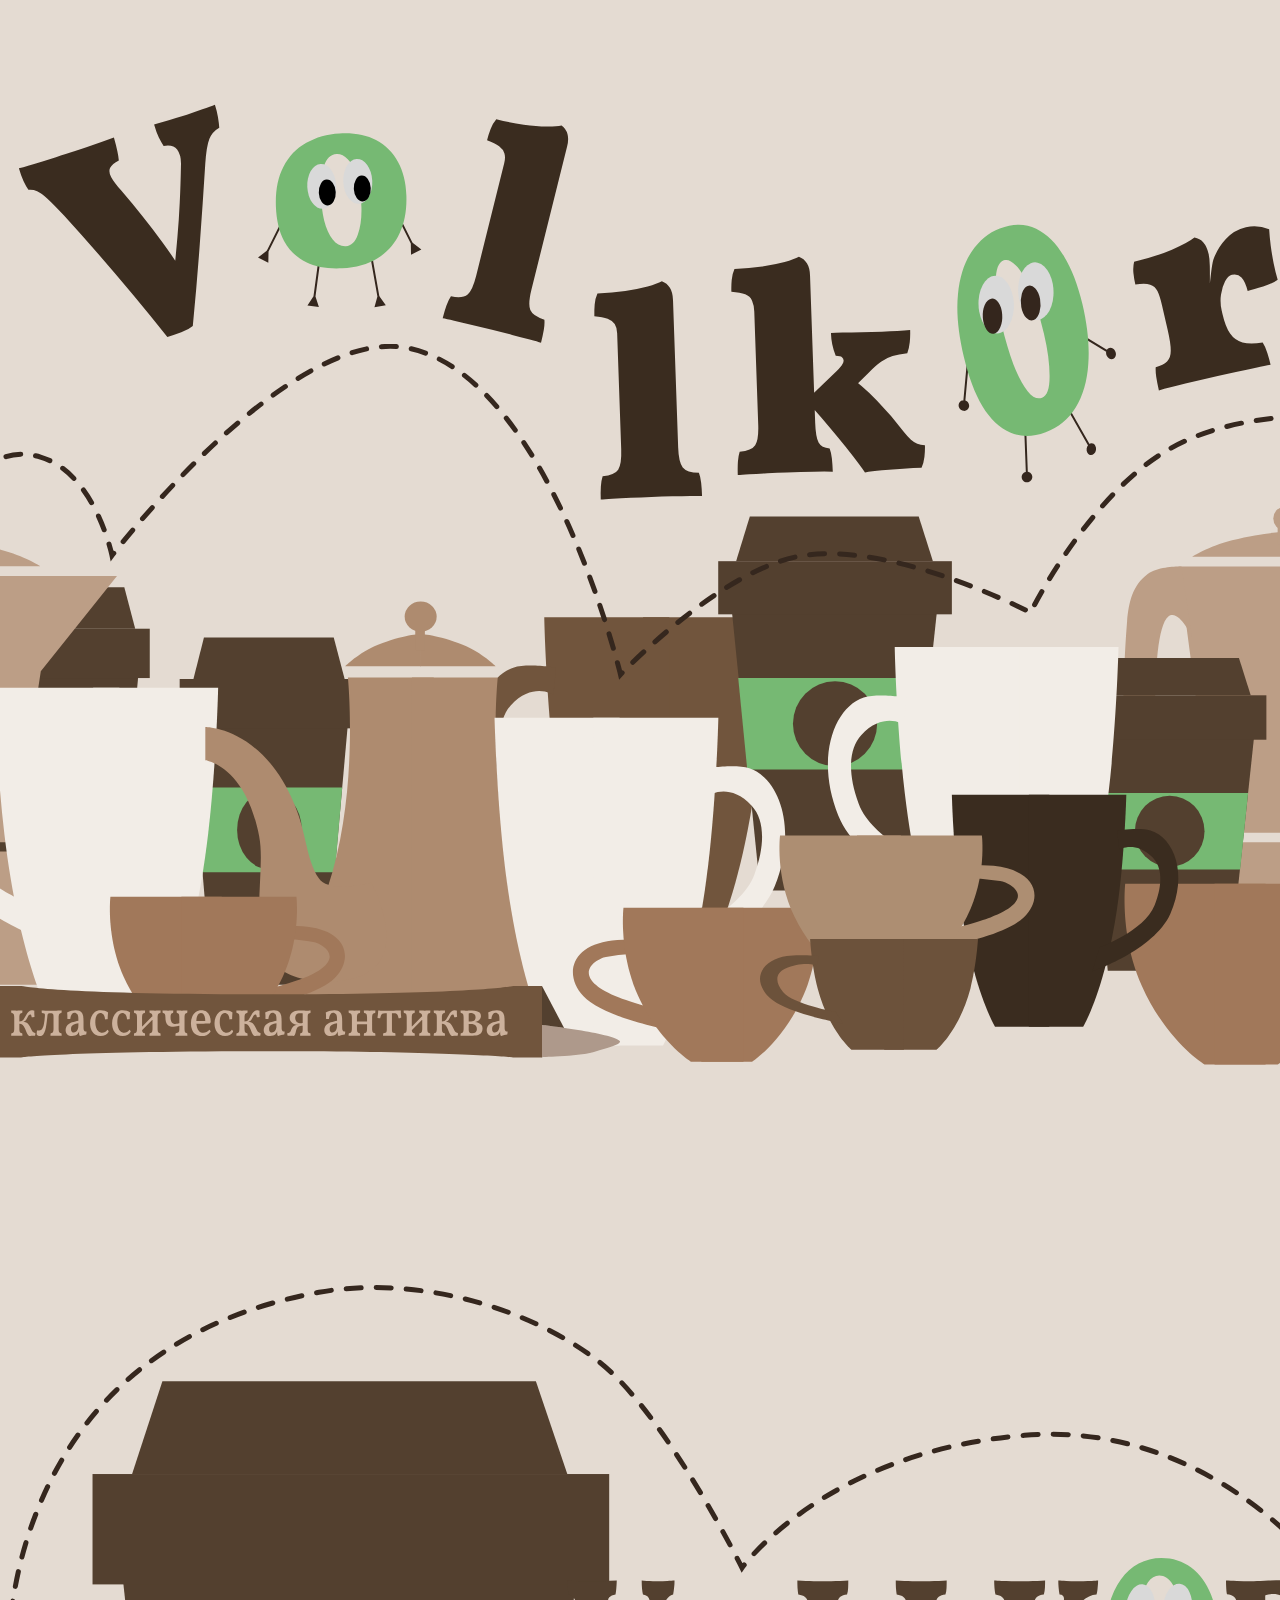
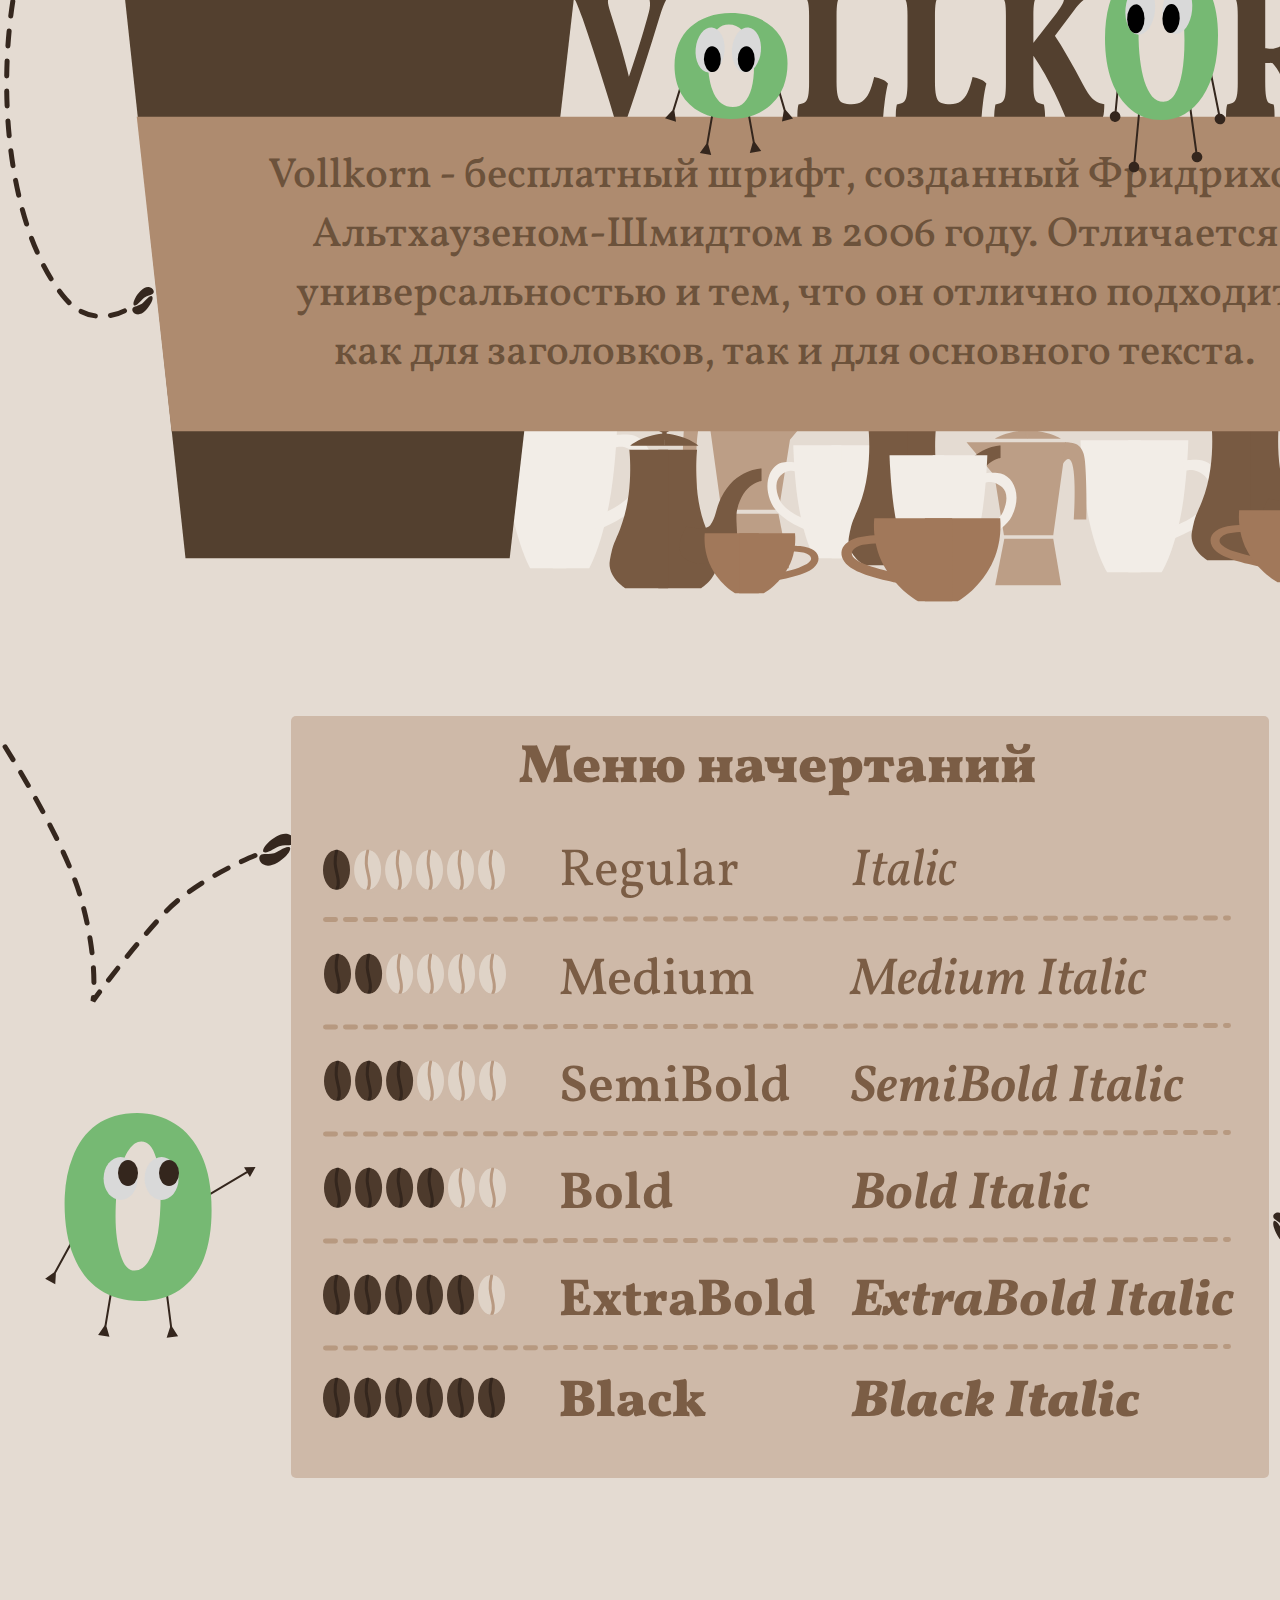
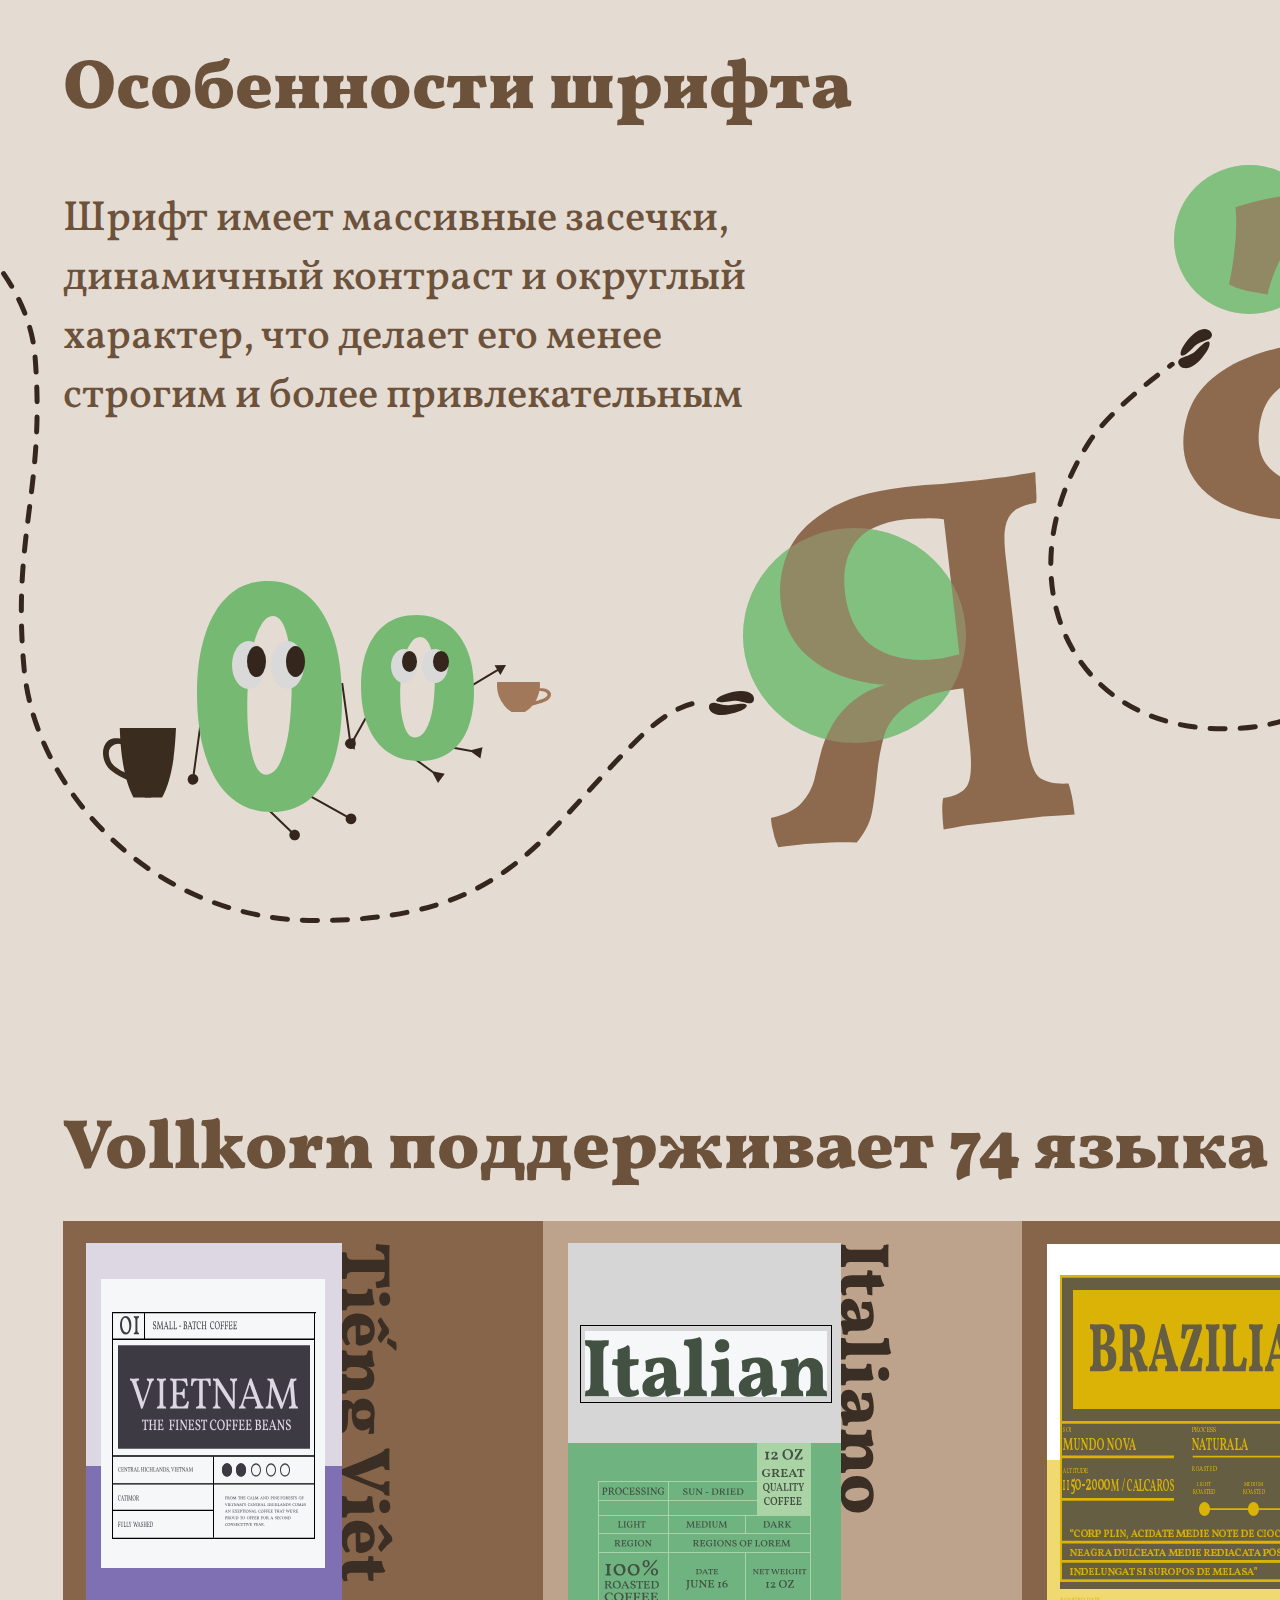
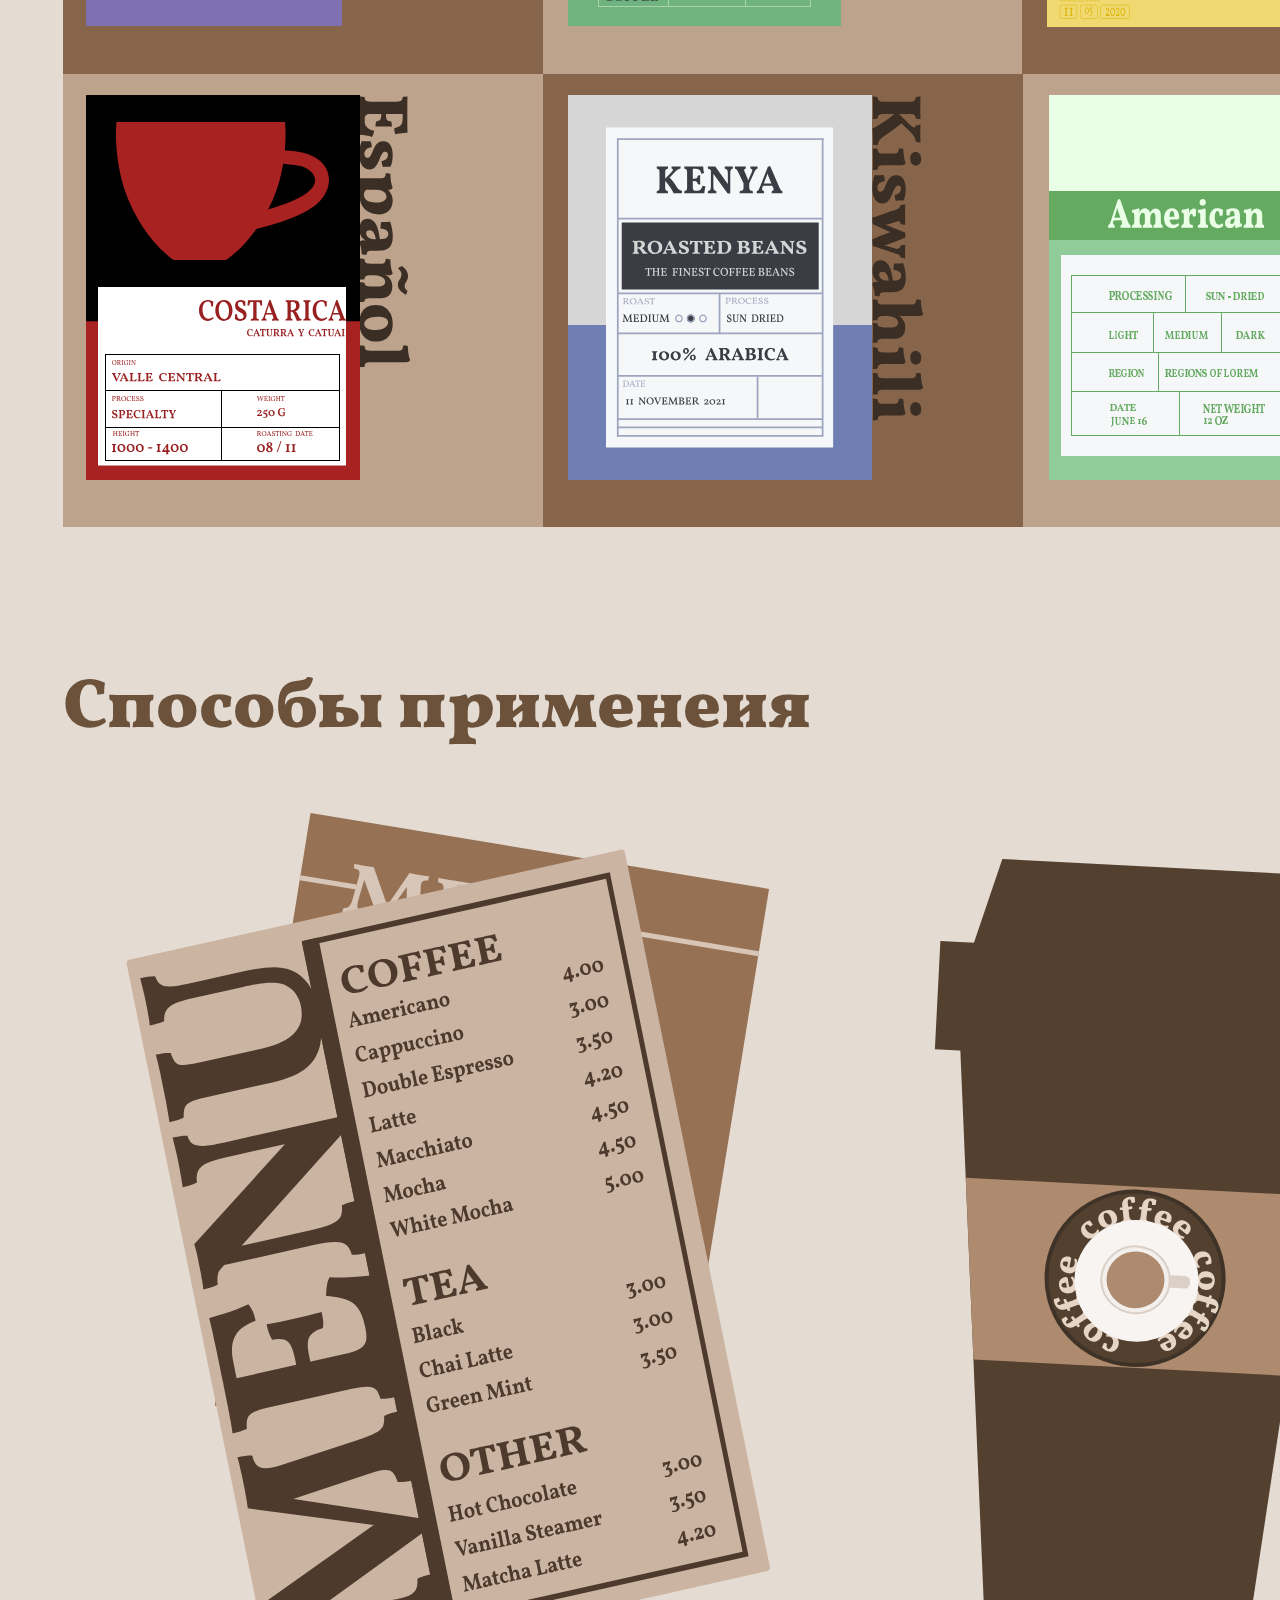
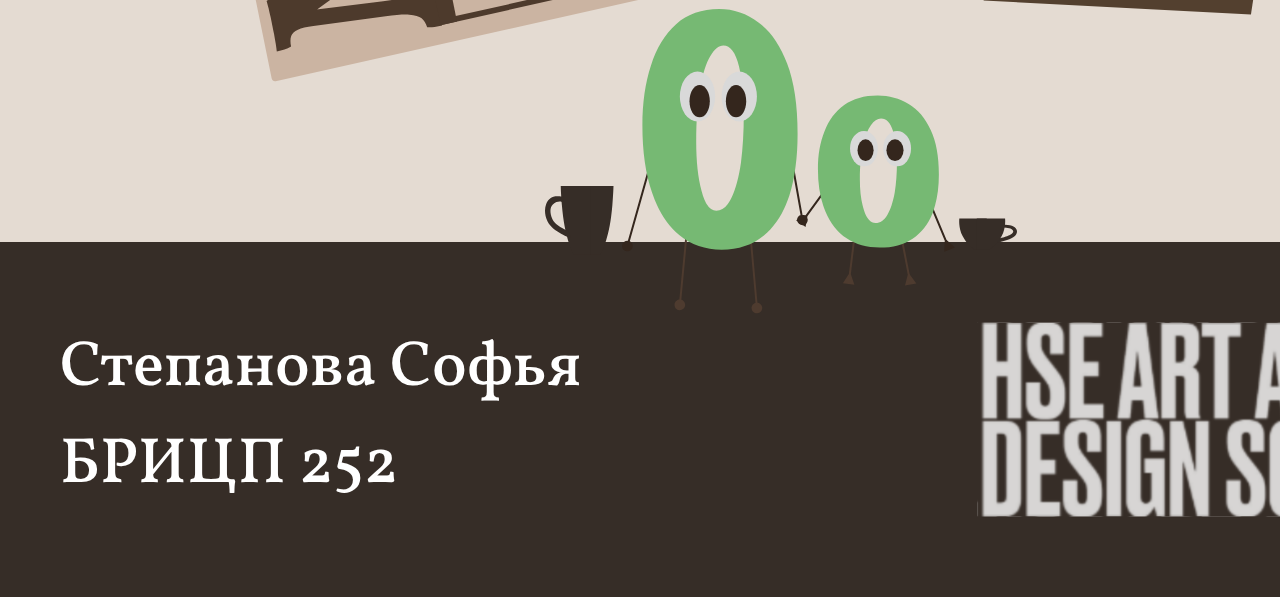
<file: index.html>
<!DOCTYPE html>
<html lang="en">
<head>
    <meta charset="UTF-8">
    <meta name="viewport" content="width=device-width, initial-scale=1.0">
    <title>Vollkorn</title>
    <link rel="stylesheet" href="CSS/style.css">
    <link rel="icon" href="assets & font/favicon.svg">
</head>
<body>
    <section class="slide1">
        <div class="V">V</div>
        <div class="littleO1"><img src="assets & font/Group 126.svg" alt=""></div>
        <div class="l">l</div>
        <div class="ll">l</div>
        <div class="k">k</div>
        <div class="bigO1"><img src="assets & font/Group 128.svg" alt=""></div>
        <div class="r">r</div>
        <div class="n">n</div>
        <img src="assets & font/Group 115.svg" class="cups">
        <div class="line1"><img src="assets & font/Line 74.svg" alt=""></div>
    </section>
    <section class="slide2">
        <div class="bigpic"><img src="assets & font/Group 171.svg" alt=""></div>
        <div class="t1">Vollkorn - бесплатный шрифт, созданный Фридрихом Альтхаузеном-Шмидтом в 2006 году. Отличается универсальностью и тем, что он отлично подходит <br> как для заголовков, так и для основного текста. 
        </div>
        <div class="littleO2"><img src="assets & font/Group 172.svg" alt=""></div>
        <div class="bigO2"><img src="assets & font/Group 173.svg" alt=""></div>
    </section>
    <section class="slide3">
        <div class="name">Меню начертаний</div>
        <div class="ri">Regular</div>
        <div class="mi">Medium</div>
        <div class="sbi">SemiBold</div>
        <div class="bi">Bold</div>
        <div class="ebi">ExtraBold</div>
        <div class="bbi">Black</div>
        <div class="rii"><i>Italic</i></div>
        <div class="mii"><i>Medium Italic</i></div>
        <div class="sbii"><i>SemiBold Italic</i></div>
        <div class="bii"><i>Bold Italic</i></div>
        <div class="ebii"><i>ExtraBold Italic</i></div>
        <div class="bbii"><i>Black Italic</i></div>
        <div class="fontmenu"><img src="assets & font/Group 777.svg" alt=""></div>
        <div class="littleO3"><img src="assets & font/Group 176.svg" alt=""></div>
        <div class="bigO3"><img src="assets & font/Group 177.svg" alt=""></div>
        <div class="line2"><img src="assets & font/Group 178.svg" alt=""></div>
        <div class="line3"><img src="assets & font/Group 179.svg" alt=""></div>
    </section>
    <section class="slide4">
        <div class="H1">Особенности шрифта</div>
        <div class="t2">Шрифт имеет  массивные засечки, динамичный контраст и округлый характер, что делает его  менее строгим и более привлекательным  </div>
        <div class="letter1"><img src="assets & font/Group 180.svg" alt=""></div>
        <div class="letter2"><img src="assets & font/Group 181.svg" alt=""></div>
        <div class="bigO4"><img src="assets & font/Group 182.svg" alt=""></div>
        <div class="littleO4"><img src="assets & font/Group 183.svg" alt=""></div>
        <div class="line4"><img src="assets & font/Group 184.svg" alt=""></div>
        <div class="line5"><img src="assets & font/Group 185.svg" alt=""></div>
    </section>
    <section class="slide5">
        <div class="H2">Vollkorn поддерживает 74 языка</div>
        <div class="bigpic2"><img src="assets & font/Group 196.svg" alt=""></div>
    </section>
    <section class="slide5">
        <div class="H3">Способы применеия </div>
        <div class="menu"><img src="assets & font/Group 149.svg" alt=""></div>
        <div class="coffeecup"><img src="assets & font/Group 154.svg" alt=""></div>
        <div class="f">Степанова Софья</div>
        <div class="ff">БРИЦП 252</div>
        <img src="assets &amp; font/Group 555.svg" class="ending">
        <div class="oO"><img src="assets & font/Group 157.svg" alt=""></div>
    </section>
</body>
</html>
</file>
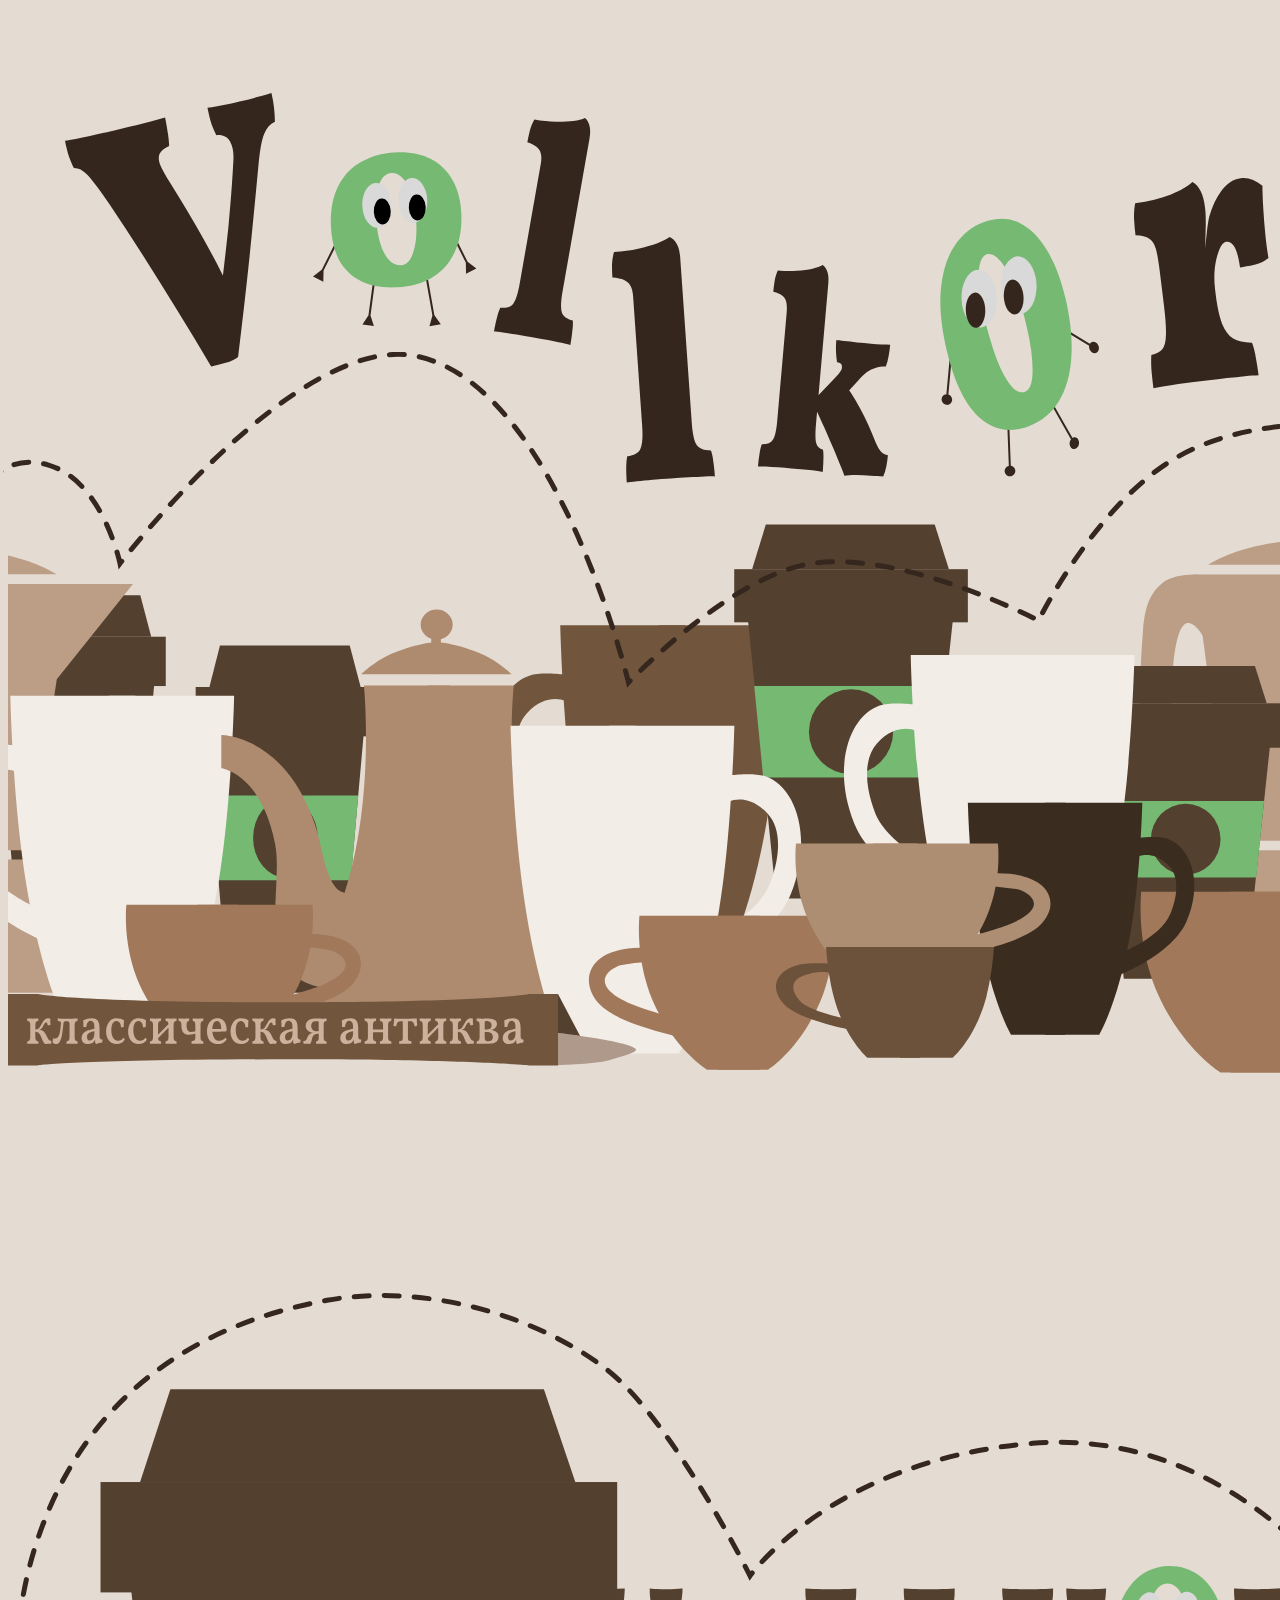
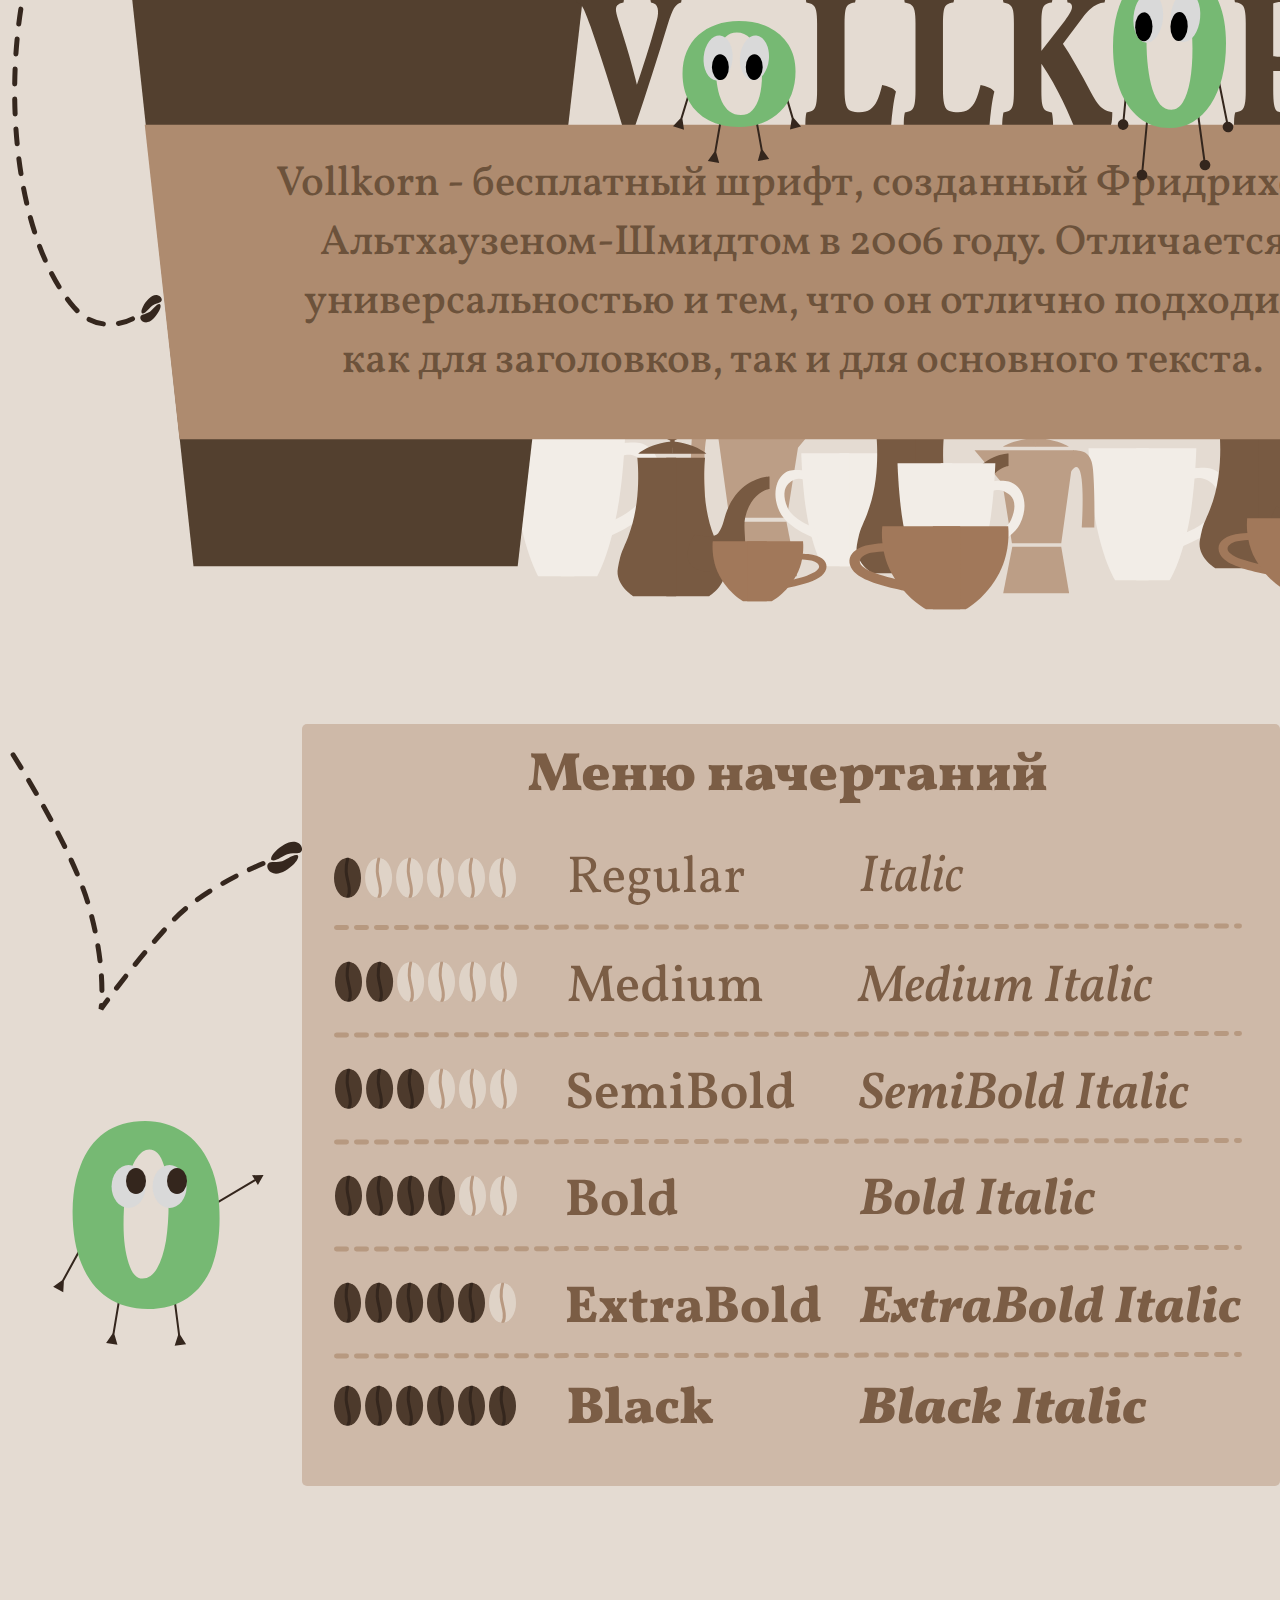
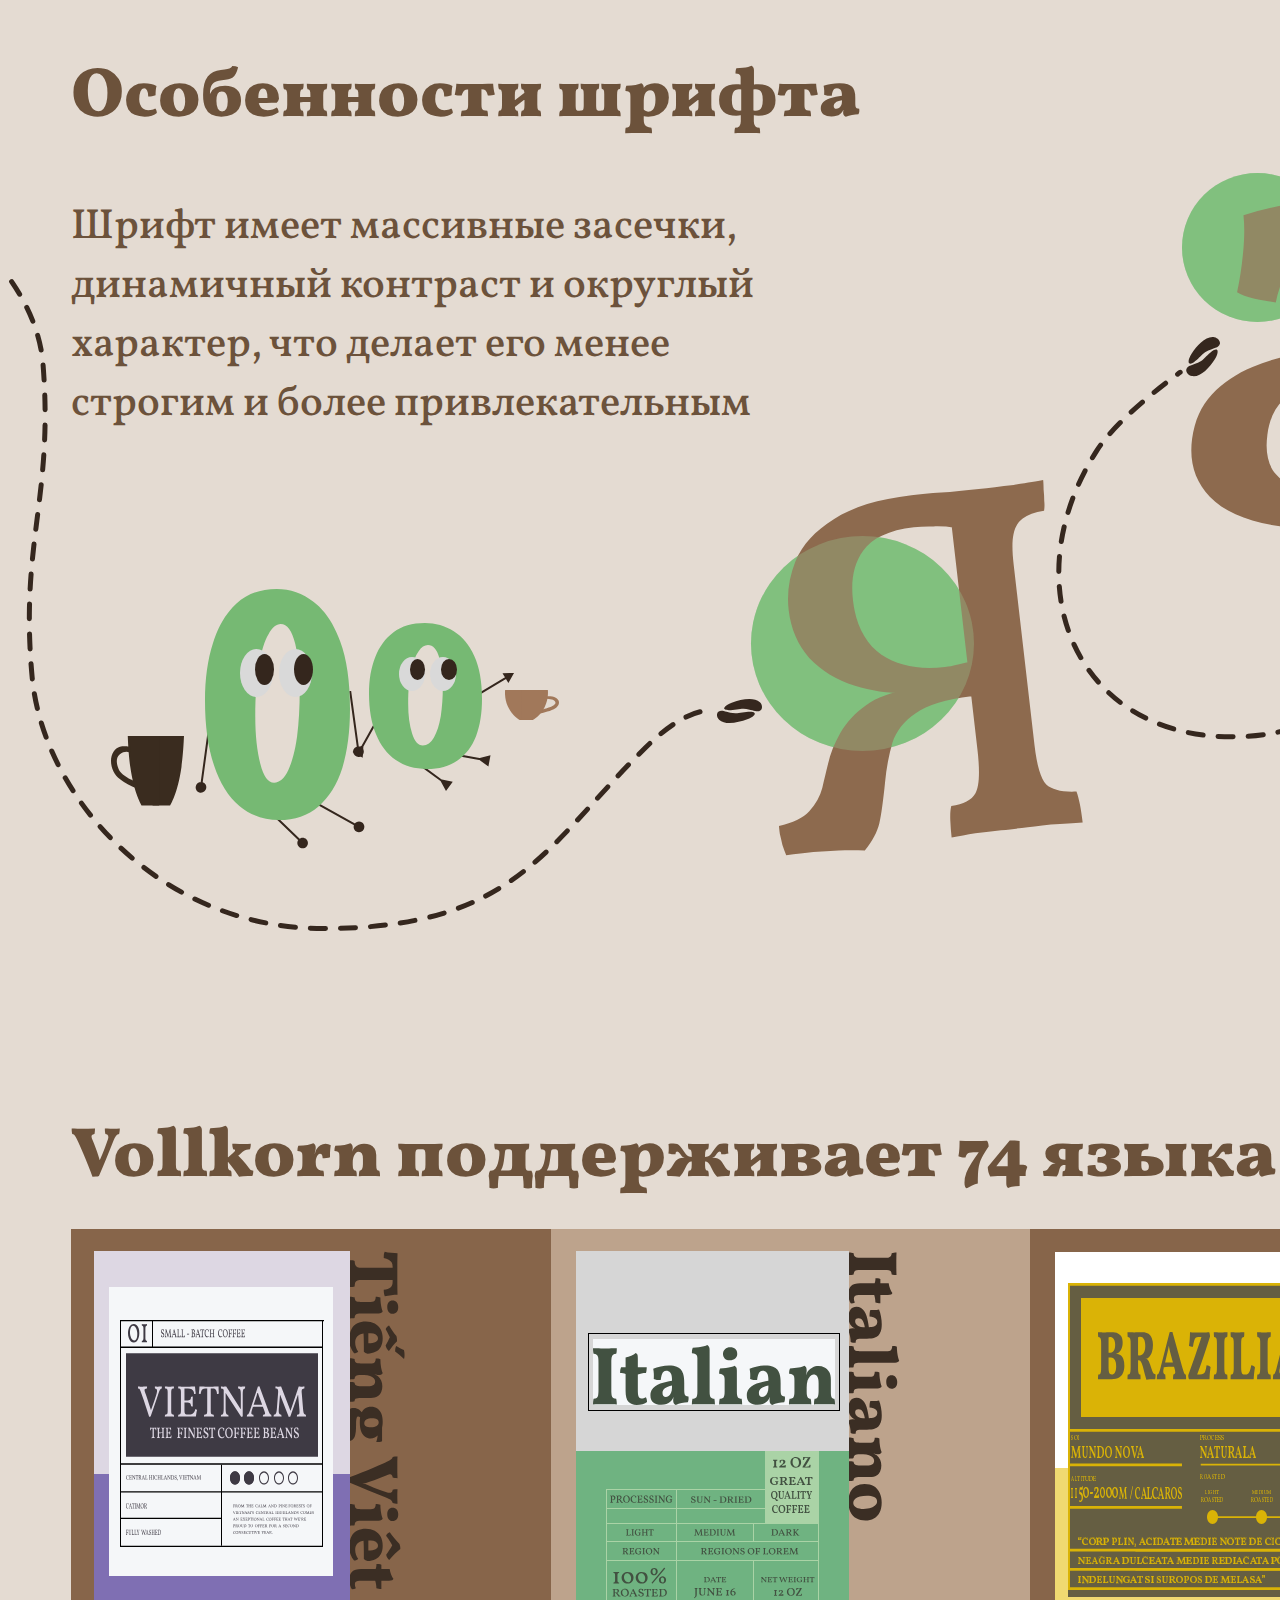
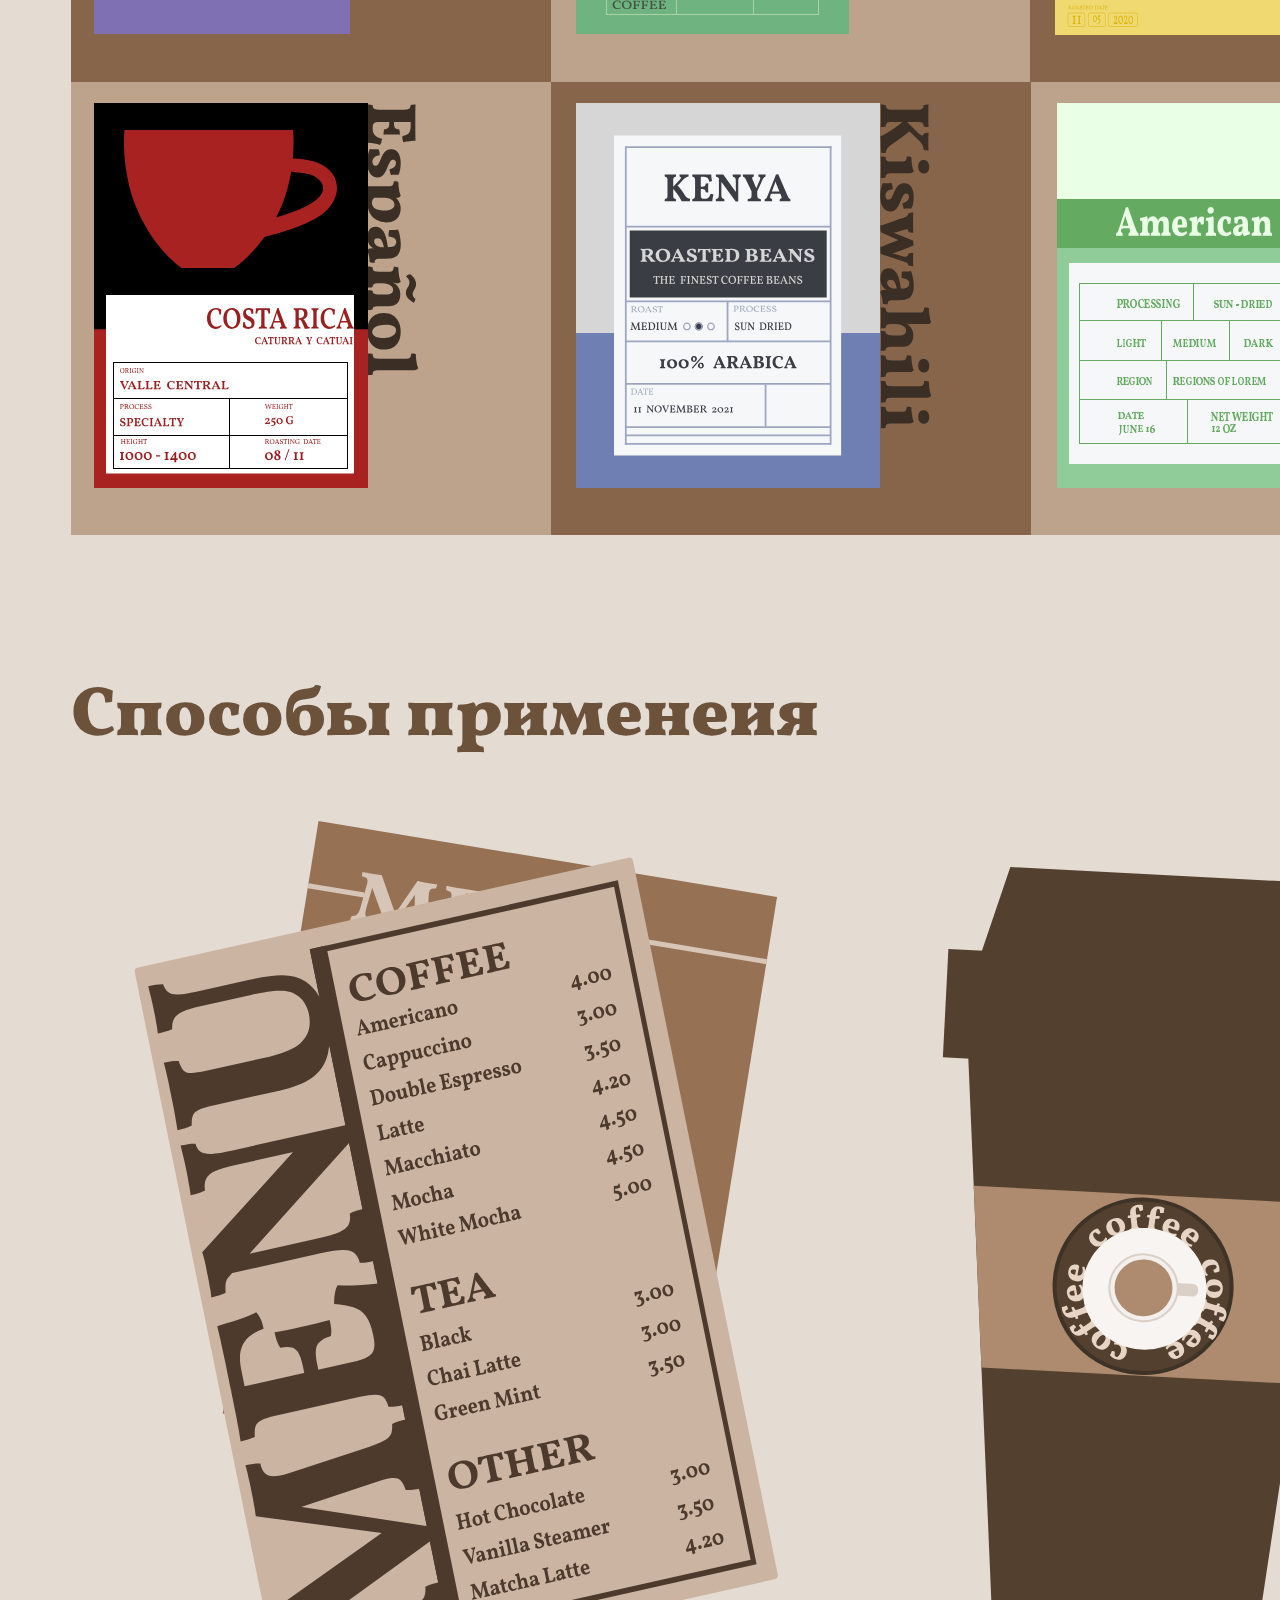
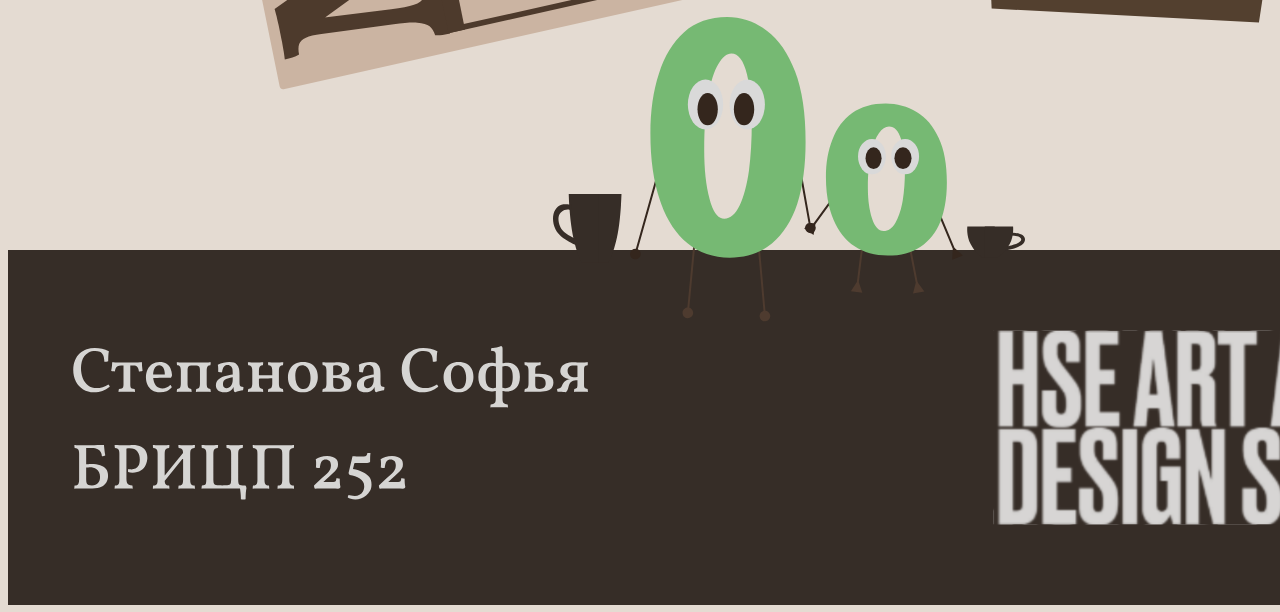
<file: соня степанова/index.html>
<!DOCTYPE html>
<html lang="en">
<head>
    <meta charset="UTF-8">
    <meta name="viewport" content="width=device-width, initial-scale=1.0">
    <title>Vollkorn</title>
    <link rel="stylesheet" href="CSS/style.css">
</head>
<body>
    <section class="section-slide1" style="display: flex !important;">
        <div class="V"><img src="assets & font/V.svg"></div>
        <div class="littleO1"><img src="assets & font/Group 126.svg" alt=""></div>
        <div class="l"><img src="assets & font/l.svg" alt=""></div>
        <div class="ll"><img src="assets & font/ll.svg"></div>
        <div class="k"><img src="assets & font/k.svg"></div>
        <div class="bigO1"><img src="assets & font/Group 128.svg" alt=""></div>
        <div class="r"><img src="assets & font/r.svg"></div>
        <div class="n"><img src="assets & font/n.svg"></div>
        <div class="cups"><img src="assets & font/Group 115.svg" alt=""></div>
        <div class="line1"><img src="assets & font/Line 74.svg" alt=""></div>
    </section>
    <section class="slide2">
        <div class="bigpic"><img src="assets & font/Group 171.svg" alt=""></div>
        <div class="t1">Vollkorn - бесплатный шрифт, созданный Фридрихом Альтхаузеном-Шмидтом в 2006 году. Отличается универсальностью и тем, что он отлично подходит <br> как для заголовков, так и для основного текста. 
        </div>
        <div class="littleO2"><img src="assets & font/Group 172.svg" alt=""></div>
        <div class="bigO2"><img src="assets & font/Group 173.svg" alt=""></div>
    </section>
    <section class="slide3">
        <div class="fontmenu"><img src="assets & font/Group 175.svg" alt=""></div>
        <div class="littleO3"><img src="assets & font/Group 176.svg" alt=""></div>
        <div class="bigO3"><img src="assets & font/Group 177.svg" alt=""></div>
        <div class="line2"><img src="assets & font/Group 178.svg" alt=""></div>
        <div class="line3"><img src="assets & font/Group 179.svg" alt=""></div>
    </section>
    <section class="slide4">
        <div class="H1">Особенности шрифта</div>
        <div class="t2">Шрифт имеет  массивные засечки, динамичный контраст и округлый характер, что делает его  менее строгим и более привлекательным  </div>
        <div class="letter1"><img src="assets & font/Group 180.svg" alt=""></div>
        <div class="letter2"><img src="assets & font/Group 181.svg" alt=""></div>
        <div class="bigO4"><img src="assets & font/Group 182.svg" alt=""></div>
        <div class="littleO4"><img src="assets & font/Group 183.svg" alt=""></div>
        <div class="line4"><img src="assets & font/Group 184.svg" alt=""></div>
        <div class="line5"><img src="assets & font/Group 185.svg" alt=""></div>
    </section>
    <section class="slide5">
        <div class="H2">Vollkorn поддерживает 74 языка</div>
        <div class="bigpic2"><img src="assets & font/Group 196.svg" alt=""></div>
    </section>
    <section class="slide5">
        <div class="H3">Способы применеия </div>
        <div class="menu"><img src="assets & font/Group 149.svg" alt=""></div>
        <div class="coffeecup"><img src="assets & font/Group 154.svg" alt=""></div>
        <div class="ending"><img src="assets & font/Group 58.svg"></div>
        <div class="oO"><img src="assets & font/Group 157.svg" alt=""></div>
    </section>

</body>
</html>
</file>
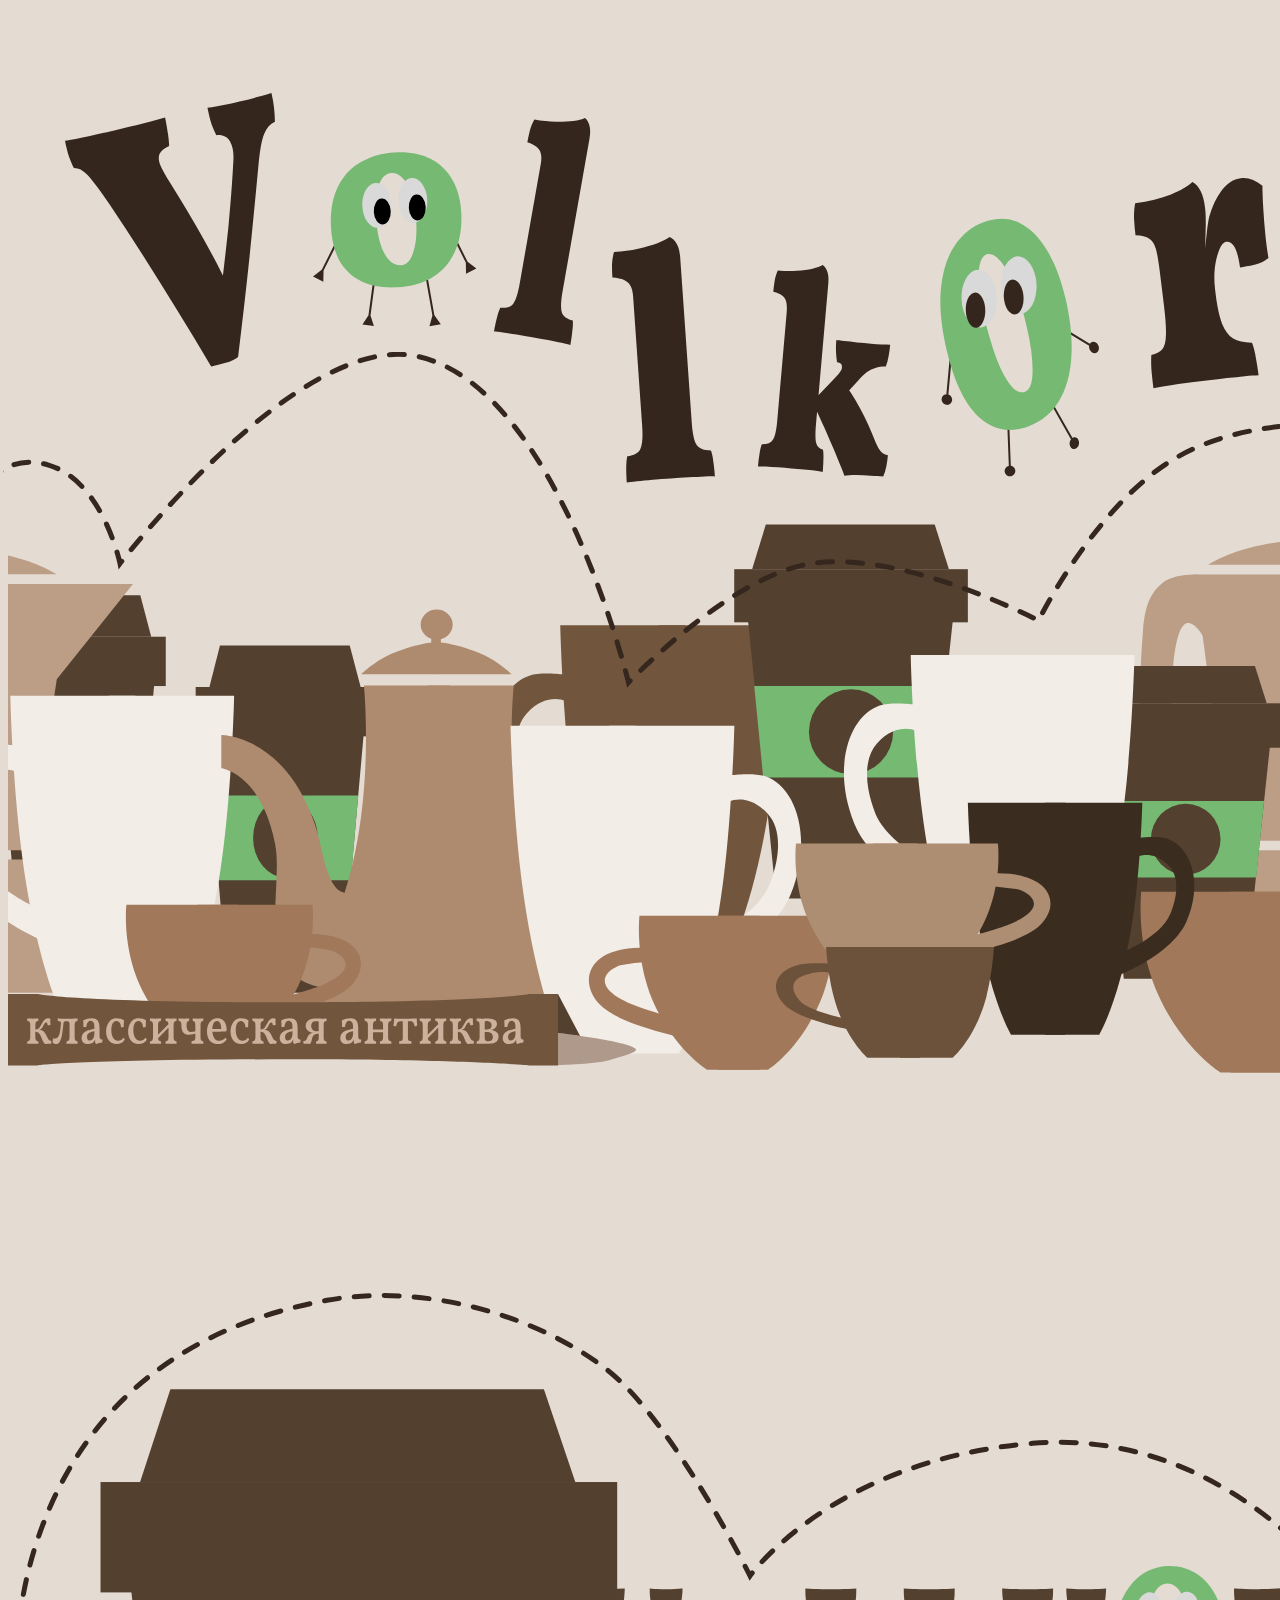
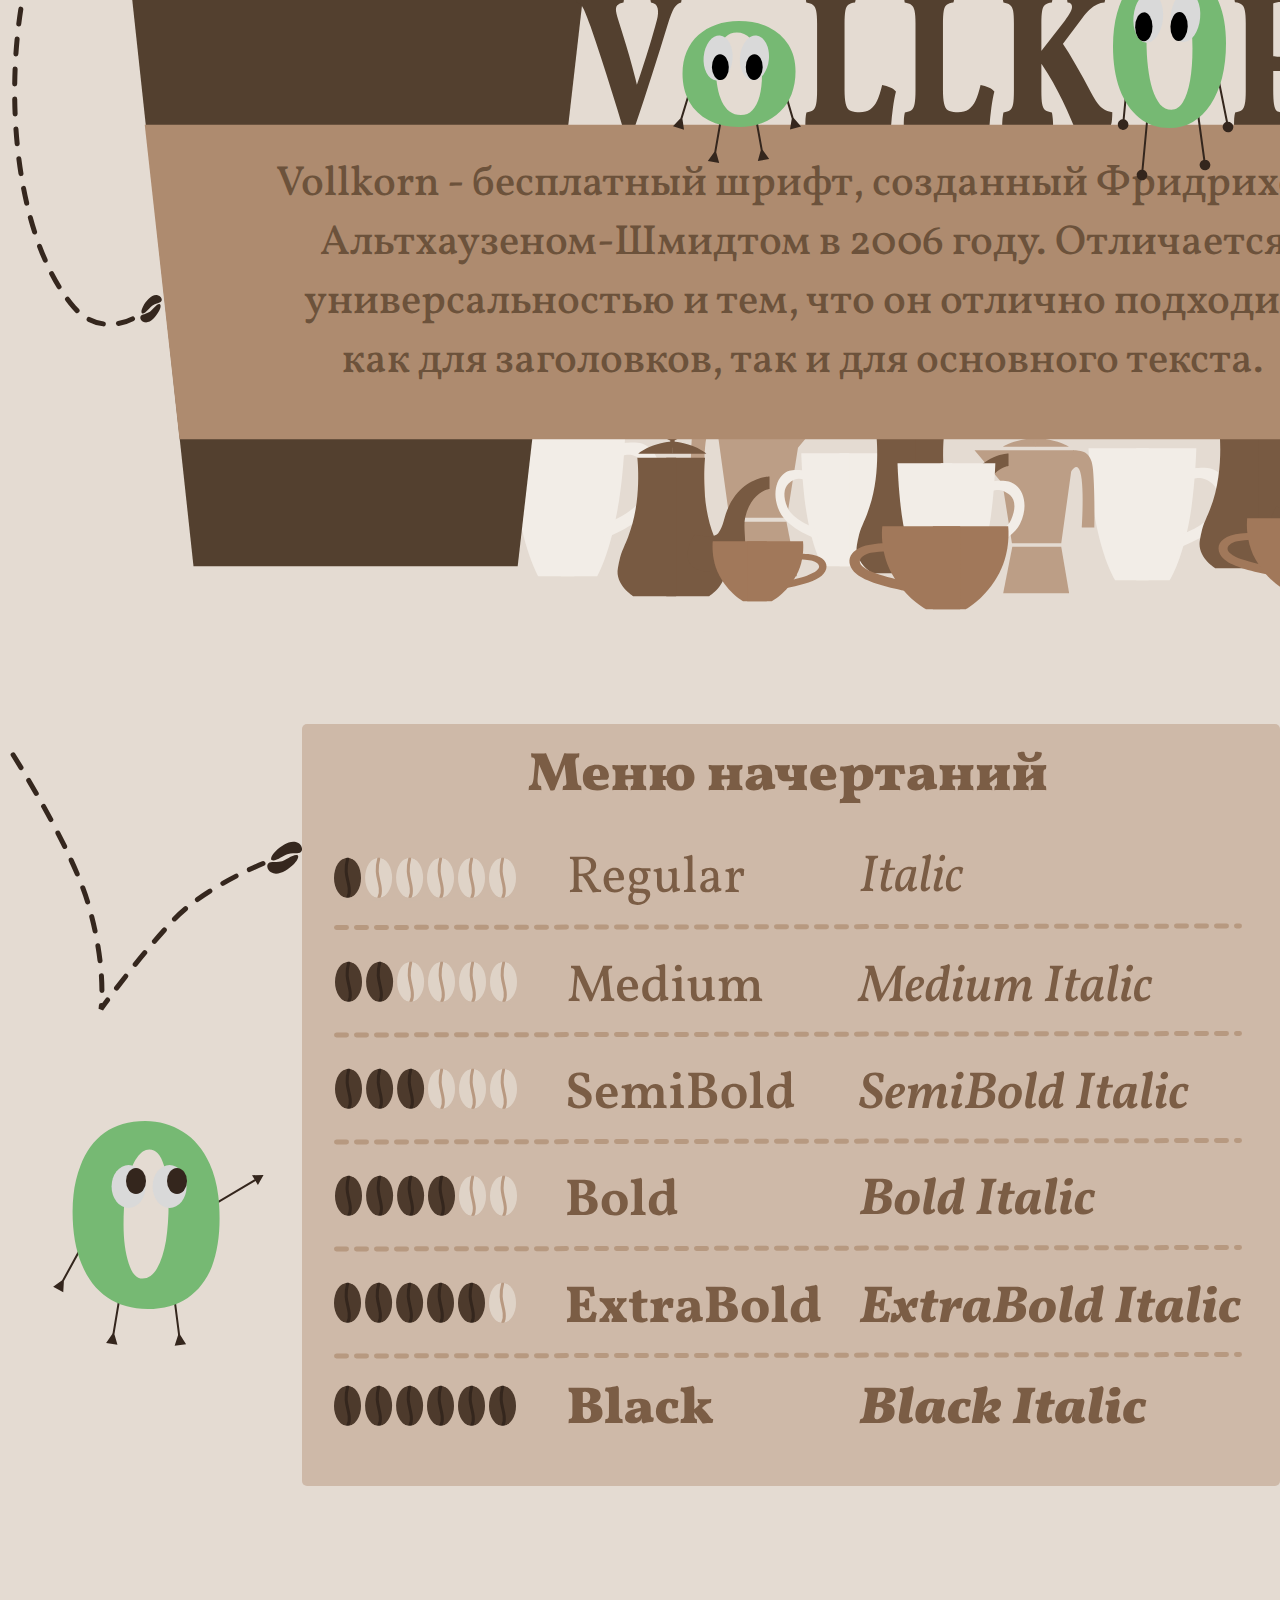
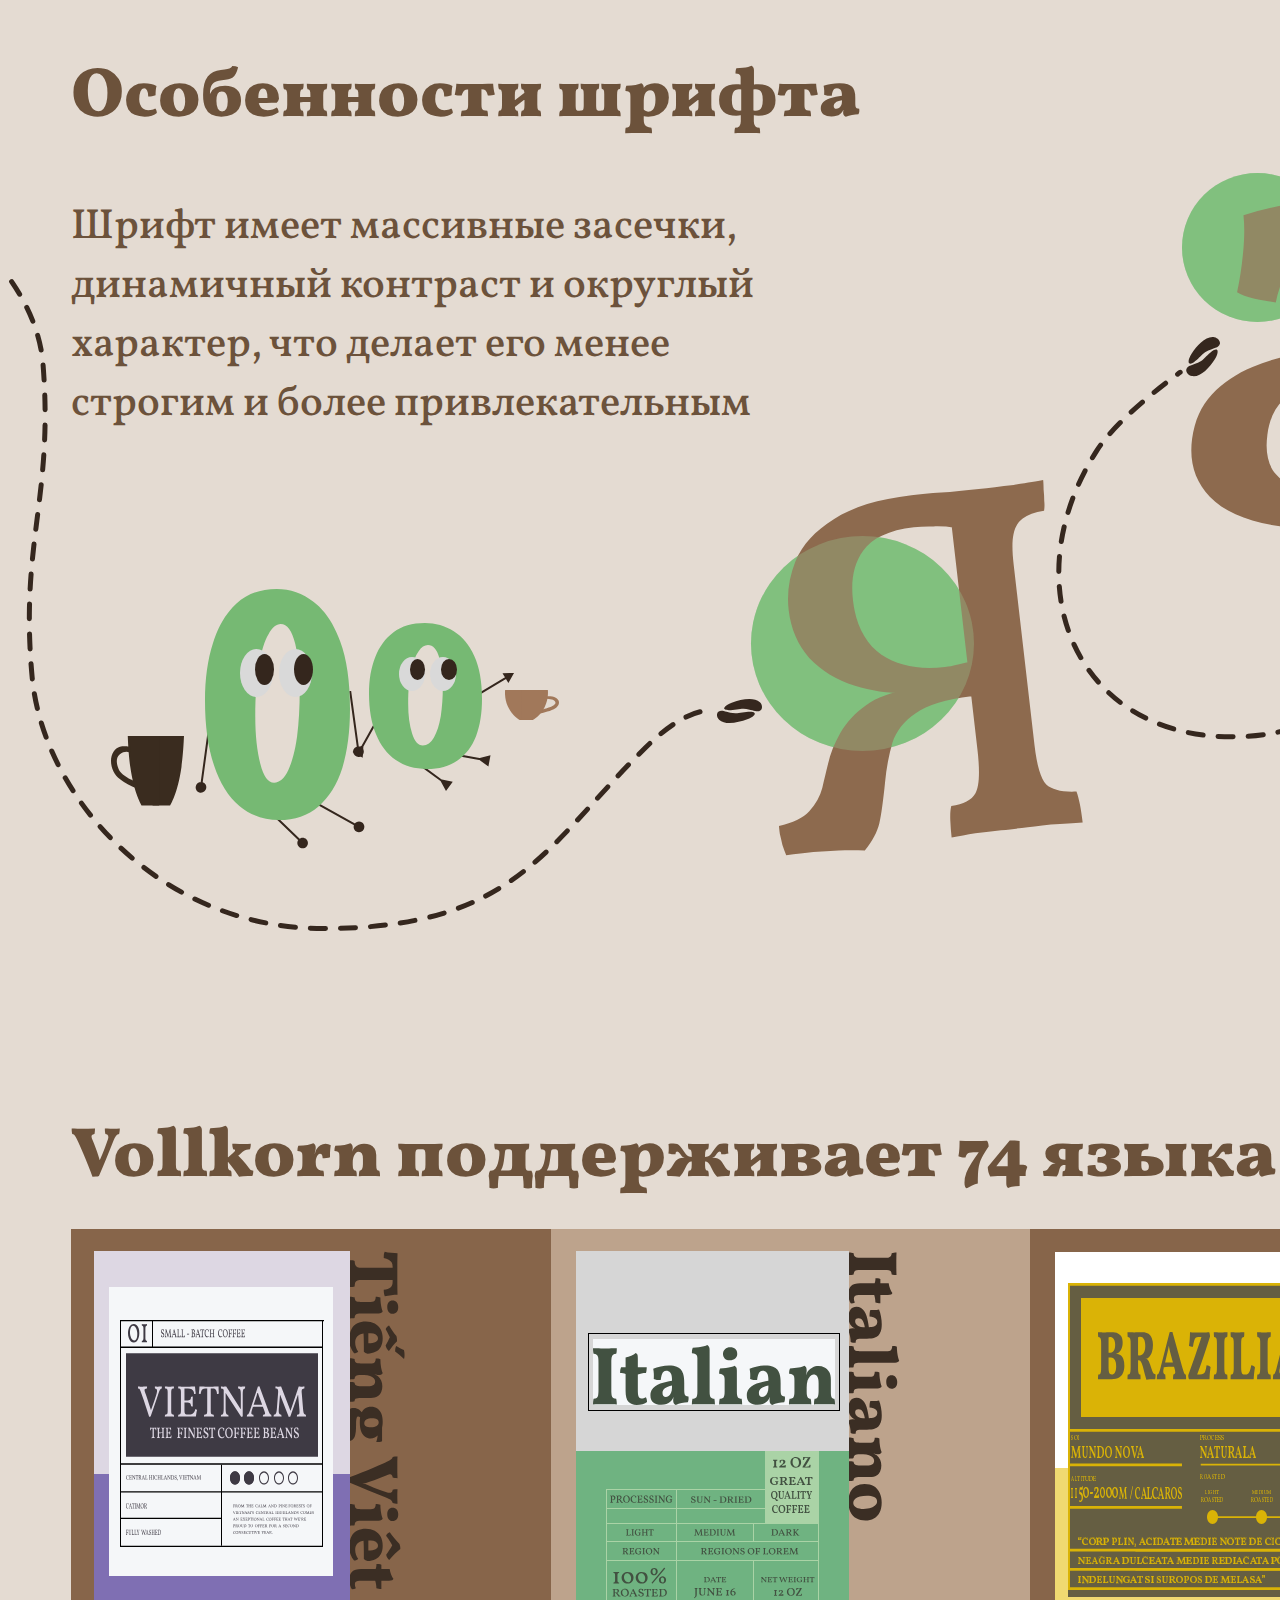
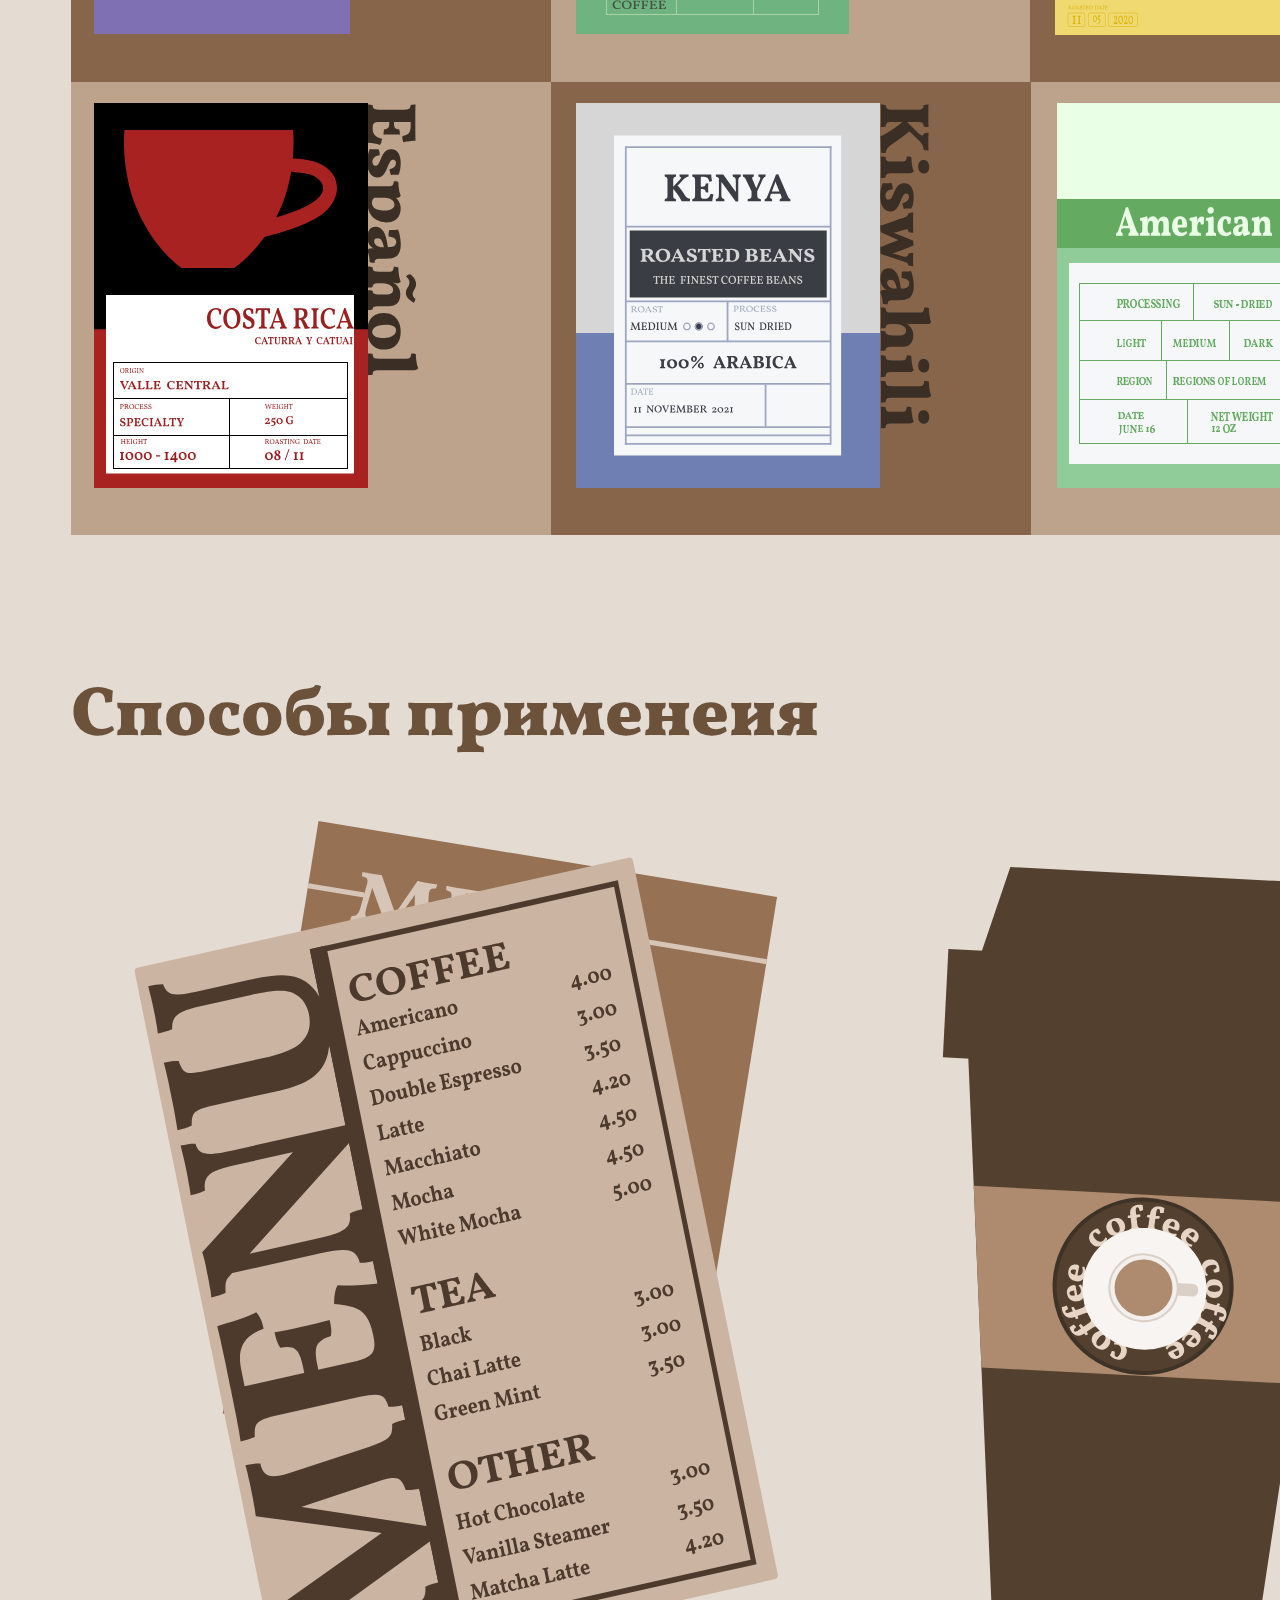
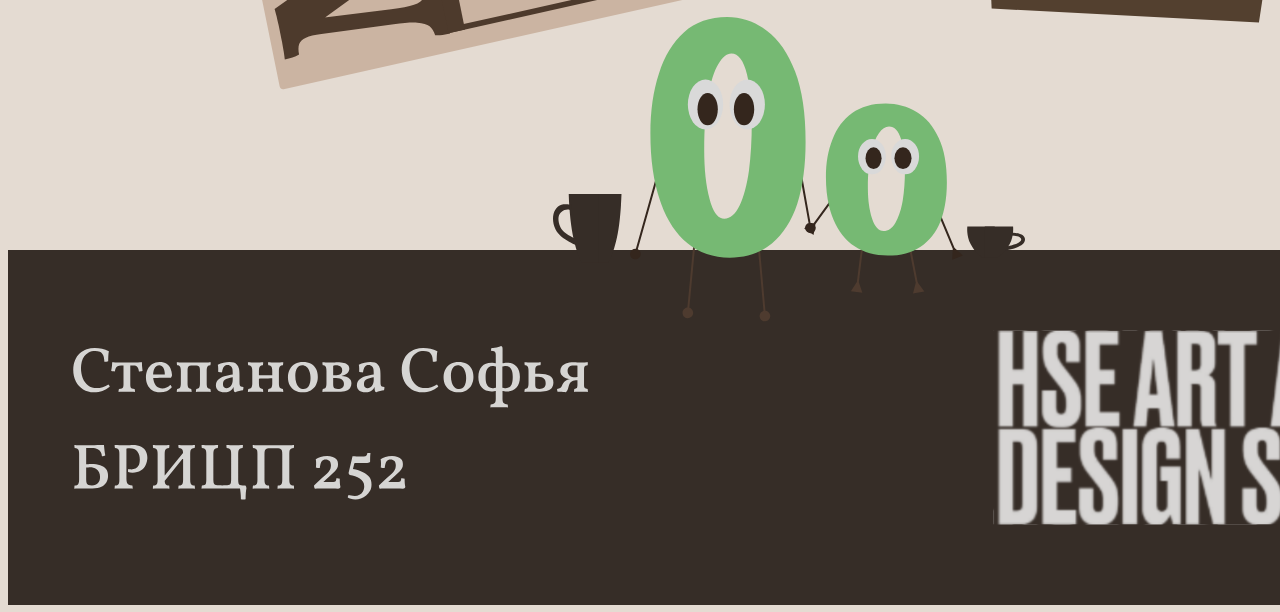
<file: соня степанова/project.html>
<!DOCTYPE html>
<html lang="en">
<head>
    <meta charset="UTF-8">
    <meta name="viewport" content="width=device-width, initial-scale=1.0">
    <title>Vollkorn</title>
    <link rel="stylesheet" href="CSS/style.css">
</head>
<body>
    <section class="section-slide1" style="display: flex !important;">
        <div class="V"><img src="assets & font/V.svg"></div>
        <div class="littleO1"><img src="assets & font/Group 126.svg" alt=""></div>
        <div class="l"><img src="assets & font/l.svg" alt=""></div>
        <div class="ll"><img src="assets & font/ll.svg"></div>
        <div class="k"><img src="assets & font/k.svg"></div>
        <div class="bigO1"><img src="assets & font/Group 128.svg" alt=""></div>
        <div class="r"><img src="assets & font/r.svg"></div>
        <div class="n"><img src="assets & font/n.svg"></div>
        <div class="cups"><img src="assets & font/Group 115.svg" alt=""></div>
        <div class="line1"><img src="assets & font/Line 74.svg" alt=""></div>
    </section>
    <section class="slide2">
        <div class="bigpic"><img src="assets & font/Group 171.svg" alt=""></div>
        <div class="t1">Vollkorn - бесплатный шрифт, созданный Фридрихом Альтхаузеном-Шмидтом в 2006 году. Отличается универсальностью и тем, что он отлично подходит <br> как для заголовков, так и для основного текста. 
        </div>
        <div class="littleO2"><img src="assets & font/Group 172.svg" alt=""></div>
        <div class="bigO2"><img src="assets & font/Group 173.svg" alt=""></div>
    </section>
    <section class="slide3">
        <div class="fontmenu"><img src="assets & font/Group 175.svg" alt=""></div>
        <div class="littleO3"><img src="assets & font/Group 176.svg" alt=""></div>
        <div class="bigO3"><img src="assets & font/Group 177.svg" alt=""></div>
        <div class="line2"><img src="assets & font/Group 178.svg" alt=""></div>
        <div class="line3"><img src="assets & font/Group 179.svg" alt=""></div>
    </section>
    <section class="slide4">
        <div class="H1">Особенности шрифта</div>
        <div class="t2">Шрифт имеет  массивные засечки, динамичный контраст и округлый характер, что делает его  менее строгим и более привлекательным  </div>
        <div class="letter1"><img src="assets & font/Group 180.svg" alt=""></div>
        <div class="letter2"><img src="assets & font/Group 181.svg" alt=""></div>
        <div class="bigO4"><img src="assets & font/Group 182.svg" alt=""></div>
        <div class="littleO4"><img src="assets & font/Group 183.svg" alt=""></div>
        <div class="line4"><img src="assets & font/Group 184.svg" alt=""></div>
        <div class="line5"><img src="assets & font/Group 185.svg" alt=""></div>
    </section>
    <section class="slide5">
        <div class="H2">Vollkorn поддерживает 74 языка</div>
        <div class="bigpic2"><img src="assets & font/Group 196.svg" alt=""></div>
    </section>
    <section class="slide5">
        <div class="H3">Способы применеия </div>
        <div class="menu"><img src="assets & font/Group 149.svg" alt=""></div>
        <div class="coffeecup"><img src="assets & font/Group 154.svg" alt=""></div>
        <div class="ending"><img src="assets & font/Group 58.svg"></div>
        <div class="oO"><img src="assets & font/Group 157.svg" alt=""></div>
    </section>

</body>
</html>
</file>
<file: CSS/style.css>
@font-face {
  font-family: 'Vollkorn';
  src: url('../assets & font/Vollkorn/static/Vollkorn-Regular.ttf') format('truetype');
  font-weight: 400;
  font-style: normal;
}

@font-face {
  font-family: 'Vollkorn';
  src: url('../assets & font/Vollkorn/static/Vollkorn-Medium.ttf') format('truetype');
  font-weight: 500;
  font-style: normal;
}

@font-face {
  font-family: 'Vollkorn';
  src: url('../assets & font/Vollkorn/static/Vollkorn-SemiBold.ttf') format('truetype');
  font-weight: 600;
  font-style: normal;
}

@font-face {
  font-family: 'Vollkorn';
  src: url('../assets & font/Vollkorn/static/Vollkorn-Bold.ttf') format('truetype');
  font-weight: 700;
  font-style: normal;
}

@font-face {
  font-family: 'Vollkorn';
  src: url('../assets & font/Vollkorn/static/Vollkorn-ExtraBold.ttf') format('truetype');
  font-weight: 800;
  font-style: normal;
}

@font-face {
  font-family: 'Vollkorn';
  src: url('../assets & font/Vollkorn/static/Vollkorn-Black.ttf') format('truetype');
  font-weight: 900;
  font-style: normal;
}

@font-face {
  font-family: 'Vollkorn';
  src: url('../assets & font/Vollkorn/static/Vollkorn-Italic.ttf') format('truetype');
  font-weight: 400;
  font-style: italic;
}

@font-face {
  font-family: 'Vollkorn';
  src: url('../assets & font/Vollkorn/static/Vollkorn-MediumItalic.ttf') format('truetype');
  font-weight: 500;
  font-style: italic;
}

@font-face {
  font-family: 'Vollkorn';
  src: url('../assets & font/Vollkorn/static/Vollkorn-SemiBoldItalic.ttf') format('truetype');
  font-weight: 600;
  font-style: italic;
}

@font-face {
  font-family: 'Vollkorn';
  src: url('../assets & font/Vollkorn/static/Vollkorn-BoldItalic.ttf') format('truetype');
  font-weight: 700;
  font-style: italic;
}

@font-face {
  font-family: 'Vollkorn';
  src: url('../assets & font/Vollkorn/static/Vollkorn-ExtraBoldItalic.ttf') format('truetype');
  font-weight: 800;
  font-style: italic;
}

@font-face {
  font-family: 'Vollkorn';
  src: url('../assets & font/Vollkorn/static/Vollkorn-BlackItalic.ttf') format('truetype');
  font-weight: 900;
  font-style: italic;
}

body {
    background-color: #E4DBD2;
    width: 1560px;
    overflow-x: hidden;
    display: flex; 
    font-family: 'Vollkorn';
    position: relative;
    margin-right: -8px;
    margin: 0px;
    padding: 0px;
}
.V {
    position: absolute;
    top: 48px;
    left: 50px;
    font-weight: 900;
    font-size: 300px;
    color: #3A2C1F;
    transform: rotate(-18deg);
}
.littleO1 {
    position: absolute;
    top: 130px;
    left: 258px;
}
.l {
    position: absolute;
    top: 46px;
    left: 454px;
    font-weight: 900;
    font-size: 300px;
    color: #3A2C1F;
    transform: rotate(14deg);
}
.ll {
    position: absolute;
    top: 211px;
    left: 592px;
    font-weight: 900;
    font-size: 300px;
    color: #3A2C1F;
    transform: rotate(-2deg);
}
.k {
    position: absolute;
    top: 185px;
    left: 729px;
    font-weight: 900;
    font-size: 300px;
    color: #3A2C1F;
    transform: rotate(-2deg);
}
.bigO1 {
    position: absolute;
    top: 206px;
    left: 939px;
}
.r {
    position: absolute;
    top: 90px;
    left: 1130px;
    font-weight: 900;
    font-size: 300px;
    color: #3A2C1F;
    transform: rotate(-13deg);
}
.n {
    position: absolute;
    top: 87px;
    left: 1326px;
    font-weight: 900;
    font-size: 300px;
    color: #3A2C1F;
    transform: rotate(6deg);
}
.cups {
    position: absolute;
    top: 504px;
    left: -8px;
    
}
.line1 {
    position: absolute;
    top: 344px;
    left: -5px;
}
.bigpic {
    position: absolute;
    top: 1234px;
    left: 0px;
}
.t1 {
    width: 1089px;
    text-align: center;
    font-family: 'Vollkorn';
    font-weight: 500;
    font-size: 42px;
    color: #6C523B;
    position: absolute;
    top: 1747px;
    left: 250px;
}
.littleO2 {
  position: absolute;
  top: 1613px;
  left: 665px;
}
.name {
    position: absolute;
    top: 2331px;
    left: 519px;
    font-weight: 900;
    font-size: 54px;
    color: #7B5D45;
    z-index: 10;
    text-align: center;
}
.ri {
    position: absolute;
    top: 2435px;
    left: 559px;
    font-weight: 400;
    font-size: 52px;
    color: #7B5D45;
    z-index: 10;
}
.mi {
    position: absolute;
    top: 2544px;
    left: 559px;
    font-weight: 500;
    font-size: 52px;
    color: #7B5D45;
    z-index: 10;
}
.sbi {
    position: absolute;
    top: 2651px;
    left: 559px;
    font-weight: 600;
    font-size: 52px;
    color: #7B5D45;
    z-index: 10;
}
.bi {
    position: absolute;
    top: 2758px;
    left: 559px;
    font-weight: 700;
    font-size: 52px;
    color: #7B5D45;
    z-index: 10;
}
.ebi {
    position: absolute;
    top: 2865px;
    left: 559px;
    font-weight: 800;
    font-size: 52px;
    color: #7B5D45;
    z-index: 10;
}
.bbi {
    position: absolute;
    top: 2966px;
    left: 559px;
    font-weight: 900;
    font-size: 52px;
    color: #7B5D45;
    z-index: 10;
}
.rii {
    position: absolute;
    top: 2435px;
    left: 851px;
    font-weight: 400;
    font-size: 52px;
    color: #7B5D45;
    z-index: 10;
}
.mii {
    position: absolute;
    top: 2544px;
    left: 851px;
    font-weight: 500;
    font-size: 52px;
    color: #7B5D45;
    z-index: 10;
}
.sbii {
    position: absolute;
    top: 2651px;
    left: 851px;
    font-weight: 600;
    font-size: 52px;
    color: #7B5D45;
    z-index: 10;
}
.bii {
    position: absolute;
    top: 2758px;
    left: 851px;
    font-weight: 700;
    font-size: 52px;
    color: #7B5D45;
    z-index: 10;
}
.ebii {
    position: absolute;
    top: 2865px;
    left: 851px;
    font-weight: 800;
    font-size: 52px;
    color: #7B5D45;
    z-index: 10;
}
.bbii {
    position: absolute;
    top: 2966px;
    left: 851px;
    font-weight: 900;
    font-size: 52px;
    color: #7B5D45;
    z-index: 10;
}
.bigO2 {
  position: absolute;
  top: 1558px;
  left: 1105px;
}
.fontmenu {
  position: absolute;
  top: 2316px;
  left: 291px;
  z-index: 1;
}
.littleO3 {
  position: absolute;
  top: 2713px;
  left: 35px;
}
.bigO3 {
  position: absolute;
  top: 2414px;
  left: 1316px;
}
.line2 {
  position: absolute;
  top: 2330px;
  left: 0px;
}
.line3 {
  position: absolute;
  top: 2804px;
  left: 1265px;
}
.H1 {
    font-family: 'Vollkorn';
    font-weight: 900;
    font-size: 70px;
    color: #6C523B;
    position: absolute;
    top: 3241px;
    left: 63px;
}
.t2 {
    width: 720px;
    font-family: 'Vollkorn';
    font-weight: 500;
    font-size: 42px;
    color: #6C523B;
    position: absolute;
    top: 3390px;
    left: 63px;
}
.letter1 {
  position: absolute;
  top: 3672px;
  left: 735px;
}
.letter2 {
  position: absolute;
  top: 3365px;
  left: 1174px;
}
.bigO4 {
  position: absolute;
  top: 3781px;
  left: 103px;
}
.littleO4 {
  position: absolute;
  top: 3815px;
  left: 332px;
}
.line4 {
  position: absolute;
  top: 3406px;
  left: 0px;
}
.line5 {
  position: absolute;
  top: 3525px;
  left: 1047px;
}
.H2 {
    font-family: 'Vollkorn';
    font-weight: 900;
    font-size: 70px;
    color: #6C523B;
    position: absolute;
    top: 4301px;
    left: 63px;
}
.bigpic2 {
  position: absolute;
  top: 4421px;
  left: 63px;
}
.H3 {
    font-family: 'Vollkorn';
    font-weight: 900;
    font-size: 70px;
    color: #6C523B;
    position: absolute;
    top: 5460px;
    left: 63px;
}
.menu {
  position: absolute;
  top: 5613px;
  left: 126px;
}
.coffeecup {
  position: absolute;
  top: 5656px;
  left: 907px;
}
.oO {
  position: absolute;
  top: 6409px;
  left: 545px;
  z-index: 10;
}
.f {
  position: absolute;
  top: 6724px;
  left: 60px;
  z-index: 10;
  font-weight: 500;
  color: #FFFFFF;
  font-size: 64px;
}
.ff {
  position: absolute;
  top: 6821px;
  left: 60px;
  z-index: 10;
  font-weight: 500;
  color: #FFFFFF;
  font-size: 64px;
}
.ending {
    position: absolute;
    top: 6642px;
    left: -8px;
    margin-bottom: 0;
    z-index: 1;
}
</file>
<file: соня степанова/CSS/style.css>
@font-face {
  font-family: 'Vollkorn';
  src: url('../assets & font/Vollkorn/static/Vollkorn-Regular.ttf') format('truetype');
  font-weight: 400;
  font-style: normal;
}

@font-face {
  font-family: 'Vollkorn';
  src: url('../assets & font/Vollkorn/static/Vollkorn-Medium.ttf') format('truetype');
  font-weight: 500;
  font-style: normal;
}

@font-face {
  font-family: 'Vollkorn';
  src: url('../assets & font/Vollkorn/static/Vollkorn-SemiBold.ttf') format('truetype');
  font-weight: 600;
  font-style: normal;
}

@font-face {
  font-family: 'Vollkorn';
  src: url('../assets & font/Vollkorn/static/Vollkorn-Bold.ttf') format('truetype');
  font-weight: 700;
  font-style: normal;
}

@font-face {
  font-family: 'Vollkorn';
  src: url('../assets & font/Vollkorn/static/Vollkorn-ExtraBold.ttf') format('truetype');
  font-weight: 800;
  font-style: normal;
}

@font-face {
  font-family: 'Vollkorn';
  src: url('../assets & font/Vollkorn/static/Vollkorn-Black.ttf') format('truetype');
  font-weight: 900;
  font-style: normal;
}

@font-face {
  font-family: 'Vollkorn';
  src: url('../assets & font/Vollkorn/static/Vollkorn-Italic.ttf') format('truetype');
  font-weight: 400;
  font-style: italic;
}

@font-face {
  font-family: 'Vollkorn';
  src: url('../assets & font/Vollkorn/static/Vollkorn-MediumItalic.ttf') format('truetype');
  font-weight: 500;
  font-style: italic;
}

@font-face {
  font-family: 'Vollkorn';
  src: url('../assets & font/Vollkorn/static/Vollkorn-SemiBoldItalic.ttf') format('truetype');
  font-weight: 600;
  font-style: italic;
}

@font-face {
  font-family: 'Vollkorn';
  src: url('../assets & font/Vollkorn/static/Vollkorn-BoldItalic.ttf') format('truetype');
  font-weight: 700;
  font-style: italic;
}

@font-face {
  font-family: 'Vollkorn';
  src: url('../assets & font/Vollkorn/static/Vollkorn-ExtraBoldItalic.ttf') format('truetype');
  font-weight: 800;
  font-style: italic;
}

@font-face {
  font-family: 'Vollkorn';
  src: url('../assets & font/Vollkorn/static/Vollkorn-BlackItalic.ttf') format('truetype');
  font-weight: 900;
  font-style: italic;
}

body {
    background-color: #E4DBD2;
    width: 1560px;
    overflow-x: hidden;
    display: flex; 
    font-family: 'Vollkorn';
    position: relative;
}
.V {
    position: absolute;
    top: 85px;
    left: 57px;
}
.littleO1 {
    position: absolute;
    top: 141px;
    left: 305px;
}
.l {
    position: absolute;
    top: 110px;
    left: 486px;
}
.ll {
    position: absolute;
    top: 229px;
    left: 604px;
}
.k {
    position: absolute;
    top: 257px;
    left: 750px;
}
.bigO1 {
    position: absolute;
    top: 192px;
    left: 914px;
}
.r {
    position: absolute;
    top: 170px;
    left: 1126px;
}
.n {
    position: absolute;
    top: 171px;
    left: 1313px;
}
.cups {
    position: absolute;
    top: 504px;
    left: 0px;
}
.line1 {
    position: absolute;
    top: 344px;
    left: -5px;
}
.bigpic {
    position: absolute;
    top: 1234px;
    left: 0px;
}
.t1 {
    width: 1089px;
    text-align: center;
    font-family: 'Vollkorn';
    font-weight: 500;
    font-size: 42px;
    color: #6C523B;
    position: absolute;
    top: 1747px;
    left: 250px;
}
.littleO2 {
  position: absolute;
  top: 1613px;
  left: 665px;
}
.bigO2 {
  position: absolute;
  top: 1558px;
  left: 1105px;
}
.fontmenu {
  position: absolute;
  top: 2316px;
  left: 294px;
}
.littleO3 {
  position: absolute;
  top: 2713px;
  left: 35px;
}
.bigO3 {
  position: absolute;
  top: 2414px;
  left: 1316px;
}
.line2 {
  position: absolute;
  top: 2330px;
  left: 0px;
}
.line3 {
  position: absolute;
  top: 2804px;
  left: 1265px;
}
.H1 {
    font-family: 'Vollkorn';
    font-weight: 900;
    font-size: 70px;
    color: #6C523B;
    position: absolute;
    top: 3241px;
    left: 63px;
}
.t2 {
    width: 720px;
    font-family: 'Vollkorn';
    font-weight: 500;
    font-size: 42px;
    color: #6C523B;
    position: absolute;
    top: 3390px;
    left: 63px;
}
.letter1 {
  position: absolute;
  top: 3672px;
  left: 735px;
}
.letter2 {
  position: absolute;
  top: 3365px;
  left: 1174px;
}
.bigO4 {
  position: absolute;
  top: 3781px;
  left: 103px;
}
.littleO4 {
  position: absolute;
  top: 3815px;
  left: 332px;
}
.line4 {
  position: absolute;
  top: 3406px;
  left: 0px;
}
.line5 {
  position: absolute;
  top: 3525px;
  left: 1047px;
}
.H2 {
    font-family: 'Vollkorn';
    font-weight: 900;
    font-size: 70px;
    color: #6C523B;
    position: absolute;
    top: 4301px;
    left: 63px;
}
.bigpic2 {
  position: absolute;
  top: 4421px;
  left: 63px;
}
.H3 {
    font-family: 'Vollkorn';
    font-weight: 900;
    font-size: 70px;
    color: #6C523B;
    position: absolute;
    top: 5460px;
    left: 63px;
}
.menu {
  position: absolute;
  top: 5613px;
  left: 126px;
}
.coffeecup {
  position: absolute;
  top: 5656px;
  left: 907px;
}
.oO {
  position: absolute;
  top: 6409px;
  left: 545px;
}
.ending {
  position: absolute;
  top: 6642px;
  left: 0px;
  margin-bottom: 0;
}
</file>
